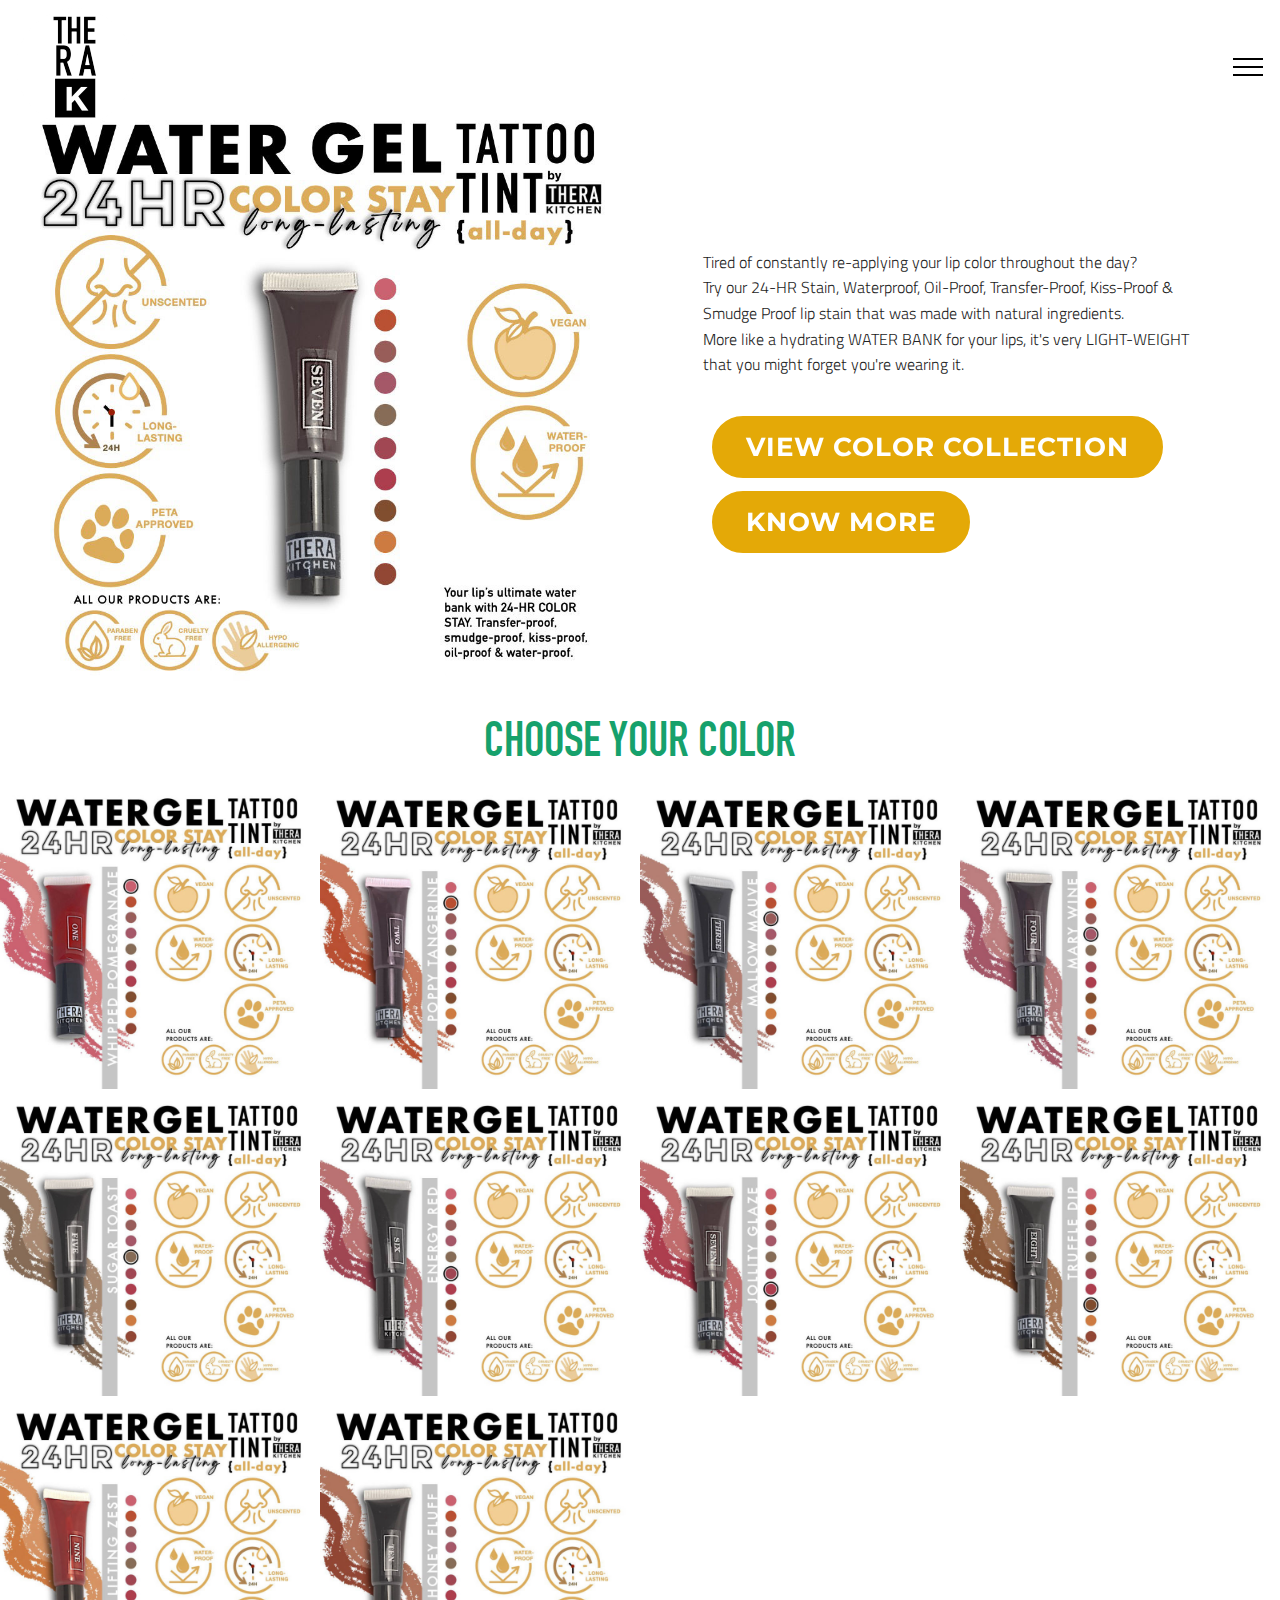
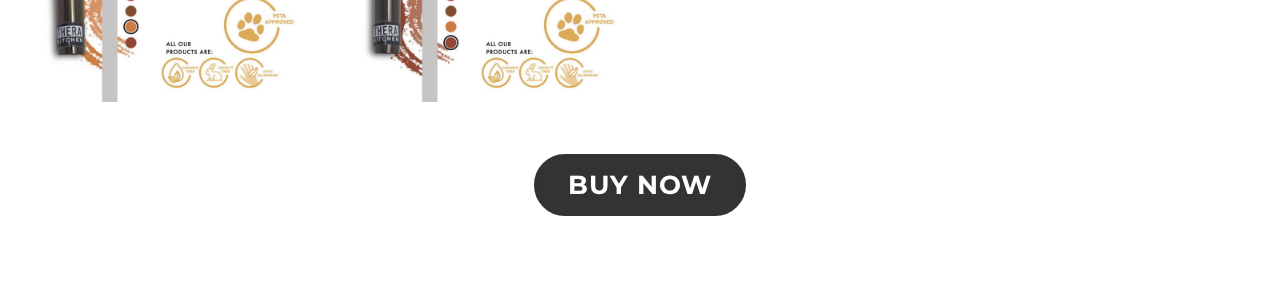
<file: index.html>
<script src="https://static.affiliatly.com/v3/affiliatly.js?affiliatly_code=AF-1068765"></script><!DOCTYPE html>
<html  >
<head>
  <!-- Site made with Mobirise Website Builder v4.12.4, https://mobirise.com -->
  <meta charset="UTF-8">
  <meta http-equiv="X-UA-Compatible" content="IE=edge">
  <meta name="generator" content="Mobirise v4.12.4, mobirise.com">
  <meta name="viewport" content="width=device-width, initial-scale=1, minimum-scale=1">
  <link rel="shortcut icon" href="assets/images/thera-round-logo-1-118x118.png" type="image/x-icon">
  <meta name="description" content="">
  
  
  <title>Home</title>
  <link rel="stylesheet" href="assets/web/assets/mobirise-icons2/mobirise2.css">
  <link rel="stylesheet" href="assets/web/assets/mobirise-icons/mobirise-icons.css">
  <link rel="stylesheet" href="assets/bootstrap/css/bootstrap.min.css">
  <link rel="stylesheet" href="assets/bootstrap/css/bootstrap-grid.min.css">
  <link rel="stylesheet" href="assets/bootstrap/css/bootstrap-reboot.min.css">
  <link rel="stylesheet" href="assets/dropdown/css/style.css">
  <link rel="stylesheet" href="assets/socicon/css/styles.css">
  <link rel="stylesheet" href="assets/theme/css/style.css">
  <link rel="stylesheet" href="assets/gallery/style.css">
  <link href="assets/fonts/style.css" rel="stylesheet">
  <link rel="preload" as="style" href="assets/mobirise/css/mbr-additional.css"><link rel="stylesheet" href="assets/mobirise/css/mbr-additional.css" type="text/css">
  
  
  
</head>
<body>
  <section class="menu cid-uac70NBvLW" once="menu" id="menu1-1">

    
    

    <nav class="navbar navbar-dropdown navbar-fixed-top collapsed">
        <div class="navbar-brand">
            <span class="navbar-logo">
                
                    <a href="https://kaojao.com/therakitchen"><img src="assets/images/thera-round-logo-1-118x118.png" alt="Mobirise" title="" style="height: 7.4rem;"></a>
                
            </span>
            
        </div>
        <button class="navbar-toggler" type="button" data-toggle="collapse" data-target="#navbarSupportedContent" aria-controls="navbarNavAltMarkup" aria-expanded="false" aria-label="Toggle navigation">
            <div class="hamburger">
                <span></span>
                <span></span>
                <span></span>
                <span></span>
            </div>
        </button>
      <div class="collapse navbar-collapse" id="navbarSupportedContent">
            <ul class="navbar-nav nav-dropdown nav-right" data-app-modern-menu="true"><li class="nav-item">
                    <a class="nav-link link text-black display-7" href="sms:+639989528137">
                        CONTACT</a>
                </li>
                <li class="nav-item">
                    <a class="nav-link link text-black display-7" href="https://philexsolutionscorp.com/trackinghttps://mobiri.se" target="_blank">TRACK ORDER</a>
                </li></ul>
            <div class="icons-menu">
              
                <a href="https://www.facebook.com/therakitchenph/" target="_blank"><span class="p-2 mbr-iconfont socicon-facebook socicon" style="font-size: 27px;"></span></a>
              
              <a href="tel:+639989528137">
                <span class="p-2 mbr-iconfont mobi-mbri-phone mobi-mbri" style="font-size: 28px;"></span>
              </a>
              
              
              
              
            </div>
            
      </div>
    </nav>
</section>

<section class="features16 cid-uie7nEobnA" id="features16-22">

    

    
    <div class="container-fluid">
        <div class="row main align-items-center">
            <div class="col-md-6 image-element align-self-stretch">
                <div class="img-wrap" style="width: 80%; height: 80%;">
                    <img src="assets/images/water-gel-tattoo-tint-cover-1024x980.jpg" alt="" title="">
                </div>
            </div>
            <div class="col-md-6 text-element">
                <div class="text-content">
                    
                    
                    <div class="mbr-section-text">
                        <p class="mbr-text pt-3 mbr-light mbr-fonts-style align-left mbr-white display-7">Tired of constantly re-applying your lip color throughout the day?<br>Try our 24-HR Stain, Waterproof, Oil-Proof, Transfer-Proof, Kiss-Proof &amp; Smudge Proof lip stain that was made with natural ingredients.<br>More like a hydrating WATER BANK for your lips, it's very LIGHT-WEIGHT that you might forget you're wearing it. <br></p>
                    </div>
                    <div class="mbr-section-btn pt-3 align-left"><a class="btn btn-md btn-warning display-4" href="index.html#gallery1-2a"><strong>VIEW COLOR COLLECTION</strong></a>  <a class="btn btn-md btn-warning display-4" href="page1.html"><strong>KNOW MORE</strong></a></div>
                </div>
            </div>
        </div>
    </div>          
</section>

<section class="mbr-gallery mbr-slider-carousel cid-ujmS468T5U" id="gallery1-2a">

    

    
    <h2 class="align-center mbr-fonts-style mbr-section-title display-1">CHOOSE YOUR COLOR</h2>
    
<!--     <div mbr-class="{'container': !fullWidth}"> -->
        <div class="col-left-gallery"><!-- Filter --><!-- Gallery --><div class="mbr-gallery-row"><div class="mbr-gallery-layout-default"><div><div><div class="mbr-gallery-item mbr-gallery-item--p0" data-video-url="false" data-tags="Creative"><div href="#lb-gallery1-2a" data-slide-to="0" data-toggle="modal"><img src="assets/images/water-gel-tattoo-tint-whipped-pomegranate-1024x980-800x766.jpg" alt="" title=""><span class="icon-focus"></span></div></div><div class="mbr-gallery-item mbr-gallery-item--p0" data-video-url="false" data-tags="Creative"><div href="#lb-gallery1-2a" data-slide-to="1" data-toggle="modal"><img src="assets/images/water-gel-tattoo-tint-poppy-tangerine-1024x980-800x766.jpg" alt="" title=""><span class="icon-focus"></span></div></div><div class="mbr-gallery-item mbr-gallery-item--p0" data-video-url="false" data-tags="Creative"><div href="#lb-gallery1-2a" data-slide-to="2" data-toggle="modal"><img src="assets/images/water-gel-tattoo-tint-mallow-mauve-1024x980-800x766.jpg" alt="" title=""><span class="icon-focus"></span></div></div><div class="mbr-gallery-item mbr-gallery-item--p0" data-video-url="false" data-tags="Creative"><div href="#lb-gallery1-2a" data-slide-to="3" data-toggle="modal"><img src="assets/images/water-gel-tattoo-tint-mary-wine-1024x980-800x766.jpg" alt="" title=""><span class="icon-focus"></span></div></div><div class="mbr-gallery-item mbr-gallery-item--p0" data-video-url="false" data-tags="Creative"><div href="#lb-gallery1-2a" data-slide-to="4" data-toggle="modal"><img src="assets/images/water-gel-tattoo-tint-sugar-toast-1024x980-800x766.jpg" alt="" title=""><span class="icon-focus"></span></div></div><div class="mbr-gallery-item mbr-gallery-item--p0" data-video-url="false" data-tags="Creative"><div href="#lb-gallery1-2a" data-slide-to="5" data-toggle="modal"><img src="assets/images/water-gel-tattoo-tint-energy-red-1024x980-800x766.jpg" alt="" title=""><span class="icon-focus"></span></div></div><div class="mbr-gallery-item mbr-gallery-item--p0" data-video-url="false" data-tags="Creative"><div href="#lb-gallery1-2a" data-slide-to="6" data-toggle="modal"><img src="assets/images/water-gel-tattoo-tint-jollity-glaze-1024x980-800x766.jpg" alt="" title=""><span class="icon-focus"></span></div></div><div class="mbr-gallery-item mbr-gallery-item--p0" data-video-url="false" data-tags="Creative"><div href="#lb-gallery1-2a" data-slide-to="7" data-toggle="modal"><img src="assets/images/water-gel-tattoo-tint-truffle-dip-1024x980-800x766.jpg" alt="" title=""><span class="icon-focus"></span></div></div><div class="mbr-gallery-item mbr-gallery-item--p0" data-video-url="false" data-tags="Creative"><div href="#lb-gallery1-2a" data-slide-to="8" data-toggle="modal"><img src="assets/images/water-gel-tattoo-tint-lifting-zest-1024x980-800x766.jpg" alt="" title=""><span class="icon-focus"></span></div></div><div class="mbr-gallery-item mbr-gallery-item--p0" data-video-url="false" data-tags="Creative"><div href="#lb-gallery1-2a" data-slide-to="9" data-toggle="modal"><img src="assets/images/water-gel-tattoo-tint-honey-fluff-1024x980-800x766.jpg" alt="" title=""><span class="icon-focus"></span></div></div></div></div><div class="clearfix"></div></div></div><!-- Lightbox --><div data-app-prevent-settings="" class="mbr-slider modal fade carousel slide" tabindex="-1" data-keyboard="true" data-interval="false" id="lb-gallery1-2a"><div class="modal-dialog"><div class="modal-content"><div class="modal-body"><ol class="carousel-indicators"><li data-app-prevent-settings="" data-target="#lb-gallery1-2a" data-slide-to="0"></li><li data-app-prevent-settings="" data-target="#lb-gallery1-2a" data-slide-to="1"></li><li data-app-prevent-settings="" data-target="#lb-gallery1-2a" class=" active" data-slide-to="2"></li><li data-app-prevent-settings="" data-target="#lb-gallery1-2a" data-slide-to="3"></li><li data-app-prevent-settings="" data-target="#lb-gallery1-2a" data-slide-to="4"></li><li data-app-prevent-settings="" data-target="#lb-gallery1-2a" data-slide-to="5"></li><li data-app-prevent-settings="" data-target="#lb-gallery1-2a" data-slide-to="6"></li><li data-app-prevent-settings="" data-target="#lb-gallery1-2a" data-slide-to="7"></li><li data-app-prevent-settings="" data-target="#lb-gallery1-2a" data-slide-to="8"></li><li data-app-prevent-settings="" data-target="#lb-gallery1-2a" data-slide-to="9"></li></ol><div class="carousel-inner"><div class="carousel-item"><img src="assets/images/water-gel-tattoo-tint-whipped-pomegranate-1024x980.jpg" alt="" title=""></div><div class="carousel-item"><img src="assets/images/water-gel-tattoo-tint-poppy-tangerine-1024x980.jpg" alt="" title=""></div><div class="carousel-item active"><img src="assets/images/water-gel-tattoo-tint-mallow-mauve-1024x980.jpg" alt="" title=""></div><div class="carousel-item"><img src="assets/images/water-gel-tattoo-tint-mary-wine-1024x980.jpg" alt="" title=""></div><div class="carousel-item"><img src="assets/images/water-gel-tattoo-tint-sugar-toast-1024x980.jpg" alt="" title=""></div><div class="carousel-item"><img src="assets/images/water-gel-tattoo-tint-energy-red-1024x980.jpg" alt="" title=""></div><div class="carousel-item"><img src="assets/images/water-gel-tattoo-tint-jollity-glaze-1024x980.jpg" alt="" title=""></div><div class="carousel-item"><img src="assets/images/water-gel-tattoo-tint-truffle-dip-1024x980.jpg" alt="" title=""></div><div class="carousel-item"><img src="assets/images/water-gel-tattoo-tint-lifting-zest-1024x980.jpg" alt="" title=""></div><div class="carousel-item"><img src="assets/images/water-gel-tattoo-tint-honey-fluff-1024x980.jpg" alt="" title=""></div></div><a class="carousel-control carousel-control-prev" role="button" data-slide="prev" href="#lb-gallery1-2a"><span class="mbri-left mbr-iconfont" aria-hidden="true"></span><span class="sr-only">Previous</span></a><a class="carousel-control carousel-control-next" role="button" data-slide="next" href="#lb-gallery1-2a"><span class="mbri-right mbr-iconfont" aria-hidden="true"></span><span class="sr-only">Next</span></a><a class="close" href="#" role="button" data-dismiss="modal"><span class="sr-only">Close</span></a></div></div></div></div></div>
   <!--  </div> -->
    
</section>

<section class="mbr-section content11 cid-ujmV0IFf9d" id="content11-2c">

    

    <div class="container-fluid">
        <div class="row justify-content-center">
            <div class="col-12 col-lg-10">
                <div class="mbr-section-btn align-center"><a class="btn btn-black display-4" href="https://kaojao.com/therakitchen/item/642db125-6089-4f1e-83f5-67dfdbea53ba" target="_blank"><strong>BUY NOW</strong></a></div>
            </div>
        </div>
    </div>
</section>


  <script src="assets/web/assets/jquery/jquery.min.js"></script>
  <script src="assets/popper/popper.min.js"></script>
  <script src="assets/bootstrap/js/bootstrap.min.js"></script>
  <script src="assets/dropdown/js/nav-dropdown.js"></script>
  <script src="assets/dropdown/js/navbar-dropdown.js"></script>
  <script src="assets/masonry/masonry.pkgd.min.js"></script>
  <script src="assets/imagesloaded/imagesloaded.pkgd.min.js"></script>
  <script src="assets/bootstrapcarouselswipe/bootstrap-carousel-swipe.js"></script>
  <script src="assets/smoothscroll/smooth-scroll.js"></script>
  <script src="assets/touchswipe/jquery.touch-swipe.min.js"></script>
  <script src="assets/theme/js/script.js"></script>
  <script src="assets/gallery/player.min.js"></script>
  <script src="assets/gallery/script.js"></script>
  
  
</body>
</html>
</file>
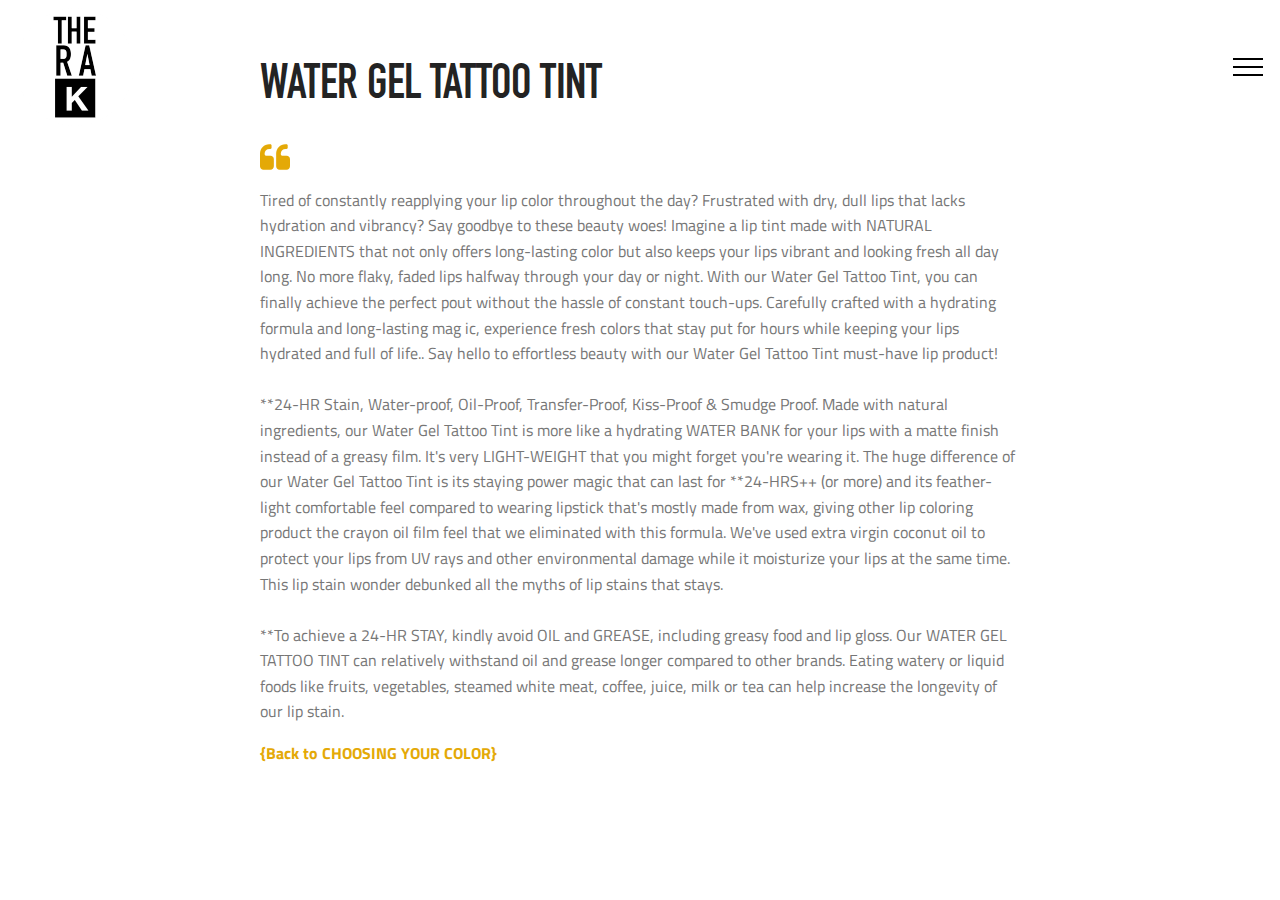
<file: page1.html>
<script src="https://static.affiliatly.com/v3/affiliatly.js?affiliatly_code=AF-1068765"></script><!DOCTYPE html>
<html  >
<head>
  <!-- Site made with Mobirise Website Builder v4.12.4, https://mobirise.com -->
  <meta charset="UTF-8">
  <meta http-equiv="X-UA-Compatible" content="IE=edge">
  <meta name="generator" content="Mobirise v4.12.4, mobirise.com">
  <meta name="viewport" content="width=device-width, initial-scale=1, minimum-scale=1">
  <link rel="shortcut icon" href="assets/images/thera-round-logo-1-118x118.png" type="image/x-icon">
  <meta name="description" content="">
  
  
  <title>More About</title>
  <link rel="stylesheet" href="assets/web/assets/mobirise-icons2/mobirise2.css">
  <link rel="stylesheet" href="assets/web/assets/mobirise-icons/mobirise-icons.css">
  <link rel="stylesheet" href="assets/bootstrap/css/bootstrap.min.css">
  <link rel="stylesheet" href="assets/bootstrap/css/bootstrap-grid.min.css">
  <link rel="stylesheet" href="assets/bootstrap/css/bootstrap-reboot.min.css">
  <link rel="stylesheet" href="assets/socicon/css/styles.css">
  <link rel="stylesheet" href="assets/dropdown/css/style.css">
  <link rel="stylesheet" href="assets/theme/css/style.css">
  <link href="assets/fonts/style.css" rel="stylesheet">
  <link rel="preload" as="style" href="assets/mobirise/css/mbr-additional.css"><link rel="stylesheet" href="assets/mobirise/css/mbr-additional.css" type="text/css">
  
  
  
</head>
<body>
  <section class="menu cid-uac70NBvLW" once="menu" id="menu1-24">

    
    

    <nav class="navbar navbar-dropdown navbar-fixed-top collapsed">
        <div class="navbar-brand">
            <span class="navbar-logo">
                
                    <a href="https://kaojao.com/therakitchen"><img src="assets/images/thera-round-logo-1-118x118.png" alt="Mobirise" title="" style="height: 7.4rem;"></a>
                
            </span>
            
        </div>
        <button class="navbar-toggler" type="button" data-toggle="collapse" data-target="#navbarSupportedContent" aria-controls="navbarNavAltMarkup" aria-expanded="false" aria-label="Toggle navigation">
            <div class="hamburger">
                <span></span>
                <span></span>
                <span></span>
                <span></span>
            </div>
        </button>
      <div class="collapse navbar-collapse" id="navbarSupportedContent">
            <ul class="navbar-nav nav-dropdown nav-right" data-app-modern-menu="true"><li class="nav-item">
                    <a class="nav-link link text-black display-7" href="sms:+639989528137">
                        CONTACT</a>
                </li>
                <li class="nav-item">
                    <a class="nav-link link text-black display-7" href="https://philexsolutionscorp.com/trackinghttps://mobiri.se" target="_blank">TRACK ORDER</a>
                </li></ul>
            <div class="icons-menu">
              
                <a href="https://www.facebook.com/therakitchenph/" target="_blank"><span class="p-2 mbr-iconfont socicon-facebook socicon" style="font-size: 27px;"></span></a>
              
              <a href="tel:+639989528137">
                <span class="p-2 mbr-iconfont mobi-mbri-phone mobi-mbri" style="font-size: 28px;"></span>
              </a>
              
              
              
              
            </div>
            
      </div>
    </nav>
</section>

<section class="mbr-section article svg-gradient-elements cid-ujmKUcEY2m" id="content6-26">

     

    <svg class="svg-gradient">
        <linearGradient>
            <stop class="gradColor1" offset="0%" stop-color="#e4a907"></stop>
            <stop class="gradColor2" offset="100%" stop-color="#e4a907"></stop>
        </linearGradient>  
    </svg>
    <div class="container-fluid">
        <div class="media-container-row">
            <div class="col-12 col-md-8 col-lg-8">
                <h2 class="mbr-section-title pb-3 align-left mbr-fonts-style mbr-bold display-1">
                    WATER GEL TATTOO TINT</h2>
                <div class="blockquote-quote align-left pb-3">
                    <svg class="gradient-element" xmlns="http://www.w3.org/2000/svg" xmlns:xlink="http://www.w3.org/1999/xlink" version="1.1" x="0px" y="0px" width="475.082px" height="475.081px" viewBox="0 0 475.082 475.081" xml:space="preserve">
                        <g><g>
                            <path d="M164.45,219.27h-63.954c-7.614,0-14.087-2.664-19.417-7.994c-5.327-5.33-7.994-11.801-7.994-19.417v-9.132    c0-20.177,7.139-37.401,21.416-51.678c14.276-14.272,31.503-21.411,51.678-21.411h18.271c4.948,0,9.229-1.809,12.847-5.424    c3.616-3.617,5.424-7.898,5.424-12.847V54.819c0-4.948-1.809-9.233-5.424-12.85c-3.617-3.612-7.898-5.424-12.847-5.424h-18.271    c-19.797,0-38.684,3.858-56.673,11.563c-17.987,7.71-33.545,18.132-46.68,31.267c-13.134,13.129-23.553,28.688-31.262,46.677    C3.855,144.039,0,162.931,0,182.726v200.991c0,15.235,5.327,28.171,15.986,38.834c10.66,10.657,23.606,15.985,38.832,15.985    h109.639c15.225,0,28.167-5.328,38.828-15.985c10.657-10.663,15.987-23.599,15.987-38.834V274.088    c0-15.232-5.33-28.168-15.994-38.832C192.622,224.6,179.675,219.27,164.45,219.27z"></path>
                            <path d="M459.103,235.256c-10.656-10.656-23.599-15.986-38.828-15.986h-63.953c-7.61,0-14.089-2.664-19.41-7.994    c-5.332-5.33-7.994-11.801-7.994-19.417v-9.132c0-20.177,7.139-37.401,21.409-51.678c14.271-14.272,31.497-21.411,51.682-21.411    h18.267c4.949,0,9.233-1.809,12.848-5.424c3.613-3.617,5.428-7.898,5.428-12.847V54.819c0-4.948-1.814-9.233-5.428-12.85    c-3.614-3.612-7.898-5.424-12.848-5.424h-18.267c-19.808,0-38.691,3.858-56.685,11.563c-17.984,7.71-33.537,18.132-46.672,31.267    c-13.135,13.129-23.559,28.688-31.265,46.677c-7.707,17.987-11.567,36.879-11.567,56.674v200.991    c0,15.235,5.332,28.171,15.988,38.834c10.657,10.657,23.6,15.985,38.828,15.985h109.633c15.229,0,28.171-5.328,38.827-15.985    c10.664-10.663,15.985-23.599,15.985-38.834V274.088C475.082,258.855,469.76,245.92,459.103,235.256z"></path>
                        </g></g>
                    </svg>
                </div>
                <div class="mbr-text mbr-fonts-style pb-3 display-7"><div><span style="font-size: 1rem;">Tired of constantly reapplying your lip color throughout the day? Frustrated with dry, dull lips that lacks hydration and vibrancy? Say goodbye to these beauty woes! Imagine a lip tint made with NATURAL INGREDIENTS that not only offers long-lasting color but also keeps your lips vibrant and looking fresh all day long. No more flaky, faded lips halfway through your day or night. With our Water Gel Tattoo Tint, you can finally achieve the perfect pout without the hassle of constant touch-ups. Carefully crafted with a hydrating formula and long-lasting mag ic, experience fresh colors that stay put for hours while keeping your lips hydrated and full of life.. Say hello to effortless beauty with our Water Gel Tattoo Tint must-have lip product!</span><br></div><div><br></div><div>**24-HR Stain, Water-proof, Oil-Proof, Transfer-Proof, Kiss-Proof &amp; Smudge Proof. Made with natural ingredients, our Water Gel Tattoo Tint is more like a hydrating WATER BANK for your lips with a matte finish instead of a greasy film. It's very LIGHT-WEIGHT that you might forget you're wearing it. The huge difference of our Water Gel Tattoo Tint is its staying power magic that can last for **24-HRS++ (or more) and its feather-light comfortable feel compared to wearing lipstick that's mostly made from wax, giving other lip coloring product the crayon oil film feel that we eliminated with this formula. We've used extra virgin coconut oil to protect your lips from UV rays and other environmental damage while it moisturize your lips at the same time. This lip stain wonder debunked all the myths of lip stains that stays.&nbsp;</div><div><br></div><div>**To achieve a 24-HR STAY, kindly avoid OIL and GREASE, including greasy food and lip gloss. Our WATER GEL TATTOO TINT can relatively withstand oil and grease longer compared to other brands. Eating watery or liquid foods like fruits, vegetables, steamed white meat, coffee, juice, milk or tea can help increase the longevity of our lip stain.&nbsp;</div></div>
                <div class="mbr-text signature mbr-fonts-style align-left display-7"><span><a href="index.html"><strong>{Back to CHOOSING YOUR COLOR}</strong></a></span></div>
            </div>
        </div>
    </div>
</section>


  <script src="assets/web/assets/jquery/jquery.min.js"></script>
  <script src="assets/popper/popper.min.js"></script>
  <script src="assets/bootstrap/js/bootstrap.min.js"></script>
  <script src="assets/touchswipe/jquery.touch-swipe.min.js"></script>
  <script src="assets/mbr-gradient-svg/mbr-gradient-svg.js"></script>
  <script src="assets/smoothscroll/smooth-scroll.js"></script>
  <script src="assets/dropdown/js/nav-dropdown.js"></script>
  <script src="assets/dropdown/js/navbar-dropdown.js"></script>
  <script src="assets/theme/js/script.js"></script>
  
  
</body>
</html>
</file>
<file: assets/web/assets/mobirise-icons2/mobirise2.css>
@font-face {
  font-family: 'Moririse2';
  font-display: swap;
  src:  url('mobirise2.eot?f2bix4');
  src:  url('mobirise2.eot?f2bix4#iefix') format('embedded-opentype'),
    url('mobirise2.ttf?f2bix4') format('truetype'),
    url('mobirise2.woff?f2bix4') format('woff'),
    url('mobirise2.svg?f2bix4#mobirise2') format('svg');
  font-weight: normal;
  font-style: normal;
}

[class^="mobi-"], [class*=" mobi-"] {
  /* use !important to prevent issues with browser extensions that change fonts */
  font-family: 'Moririse2' !important;
  speak: none;
  font-style: normal;
  font-weight: normal;
  font-variant: normal;
  text-transform: none;
  line-height: 1;

  /* Better Font Rendering =========== */
  -webkit-font-smoothing: antialiased;
  -moz-osx-font-smoothing: grayscale;
}

.mobi-mbri-add-submenu:before {
  content: "\e900";
}
.mobi-mbri-alert:before {
  content: "\e901";
}
.mobi-mbri-align-center:before {
  content: "\e902";
}
.mobi-mbri-align-justify:before {
  content: "\e903";
}
.mobi-mbri-align-left:before {
  content: "\e904";
}
.mobi-mbri-align-right:before {
  content: "\e905";
}
.mobi-mbri-android:before {
  content: "\e906";
}
.mobi-mbri-apple:before {
  content: "\e907";
}
.mobi-mbri-arrow-down:before {
  content: "\e908";
}
.mobi-mbri-arrow-next:before {
  content: "\e909";
}
.mobi-mbri-arrow-prev:before {
  content: "\e90a";
}
.mobi-mbri-arrow-up:before {
  content: "\e90b";
}
.mobi-mbri-bold:before {
  content: "\e90c";
}
.mobi-mbri-bookmark:before {
  content: "\e90d";
}
.mobi-mbri-bootstrap:before {
  content: "\e90e";
}
.mobi-mbri-briefcase:before {
  content: "\e90f";
}
.mobi-mbri-browse:before {
  content: "\e910";
}
.mobi-mbri-bulleted-list:before {
  content: "\e911";
}
.mobi-mbri-calendar:before {
  content: "\e912";
}
.mobi-mbri-camera:before {
  content: "\e913";
}
.mobi-mbri-cart-add:before {
  content: "\e914";
}
.mobi-mbri-cart-full:before {
  content: "\e915";
}
.mobi-mbri-cash:before {
  content: "\e916";
}
.mobi-mbri-change-style:before {
  content: "\e917";
}
.mobi-mbri-chat:before {
  content: "\e918";
}
.mobi-mbri-clock:before {
  content: "\e919";
}
.mobi-mbri-close:before {
  content: "\e91a";
}
.mobi-mbri-cloud:before {
  content: "\e91b";
}
.mobi-mbri-code:before {
  content: "\e91c";
}
.mobi-mbri-contact-form:before {
  content: "\e91d";
}
.mobi-mbri-credit-card:before {
  content: "\e91e";
}
.mobi-mbri-cursor-click:before {
  content: "\e91f";
}
.mobi-mbri-cust-feedback:before {
  content: "\e920";
}
.mobi-mbri-database:before {
  content: "\e921";
}
.mobi-mbri-delivery:before {
  content: "\e922";
}
.mobi-mbri-desktop:before {
  content: "\e923";
}
.mobi-mbri-devices:before {
  content: "\e924";
}
.mobi-mbri-down:before {
  content: "\e925";
}
.mobi-mbri-download-2:before {
  content: "\e926";
}
.mobi-mbri-download:before {
  content: "\e927";
}
.mobi-mbri-drag-n-drop-2:before {
  content: "\e928";
}
.mobi-mbri-drag-n-drop:before {
  content: "\e929";
}
.mobi-mbri-edit-2:before {
  content: "\e92a";
}
.mobi-mbri-edit:before {
  content: "\e92b";
}
.mobi-mbri-error:before {
  content: "\e92c";
}
.mobi-mbri-extension:before {
  content: "\e92d";
}
.mobi-mbri-features:before {
  content: "\e92e";
}
.mobi-mbri-file:before {
  content: "\e92f";
}
.mobi-mbri-flag:before {
  content: "\e930";
}
.mobi-mbri-folder:before {
  content: "\e931";
}
.mobi-mbri-gift:before {
  content: "\e932";
}
.mobi-mbri-github:before {
  content: "\e933";
}
.mobi-mbri-globe-2:before {
  content: "\e934";
}
.mobi-mbri-globe:before {
  content: "\e935";
}
.mobi-mbri-growing-chart:before {
  content: "\e936";
}
.mobi-mbri-hearth:before {
  content: "\e937";
}
.mobi-mbri-help:before {
  content: "\e938";
}
.mobi-mbri-home:before {
  content: "\e939";
}
.mobi-mbri-hot-cup:before {
  content: "\e93a";
}
.mobi-mbri-idea:before {
  content: "\e93b";
}
.mobi-mbri-image-gallery:before {
  content: "\e93c";
}
.mobi-mbri-image-slider:before {
  content: "\e93d";
}
.mobi-mbri-info:before {
  content: "\e93e";
}
.mobi-mbri-italic:before {
  content: "\e93f";
}
.mobi-mbri-key:before {
  content: "\e940";
}
.mobi-mbri-laptop:before {
  content: "\e941";
}
.mobi-mbri-layers:before {
  content: "\e942";
}
.mobi-mbri-left-right:before {
  content: "\e943";
}
.mobi-mbri-left:before {
  content: "\e944";
}
.mobi-mbri-letter:before {
  content: "\e945";
}
.mobi-mbri-like:before {
  content: "\e946";
}
.mobi-mbri-link:before {
  content: "\e947";
}
.mobi-mbri-lock:before {
  content: "\e948";
}
.mobi-mbri-login:before {
  content: "\e949";
}
.mobi-mbri-logout:before {
  content: "\e94a";
}
.mobi-mbri-magic-stick:before {
  content: "\e94b";
}
.mobi-mbri-map-pin:before {
  content: "\e94c";
}
.mobi-mbri-menu:before {
  content: "\e94d";
}
.mobi-mbri-mobile-2:before {
  content: "\e94e";
}
.mobi-mbri-mobile-horizontal:before {
  content: "\e94f";
}
.mobi-mbri-mobile:before {
  content: "\e950";
}
.mobi-mbri-mobirise:before {
  content: "\e951";
}
.mobi-mbri-more-horizontal:before {
  content: "\e952";
}
.mobi-mbri-more-vertical:before {
  content: "\e953";
}
.mobi-mbri-music:before {
  content: "\e954";
}
.mobi-mbri-new-file:before {
  content: "\e955";
}
.mobi-mbri-numbered-list:before {
  content: "\e956";
}
.mobi-mbri-opened-folder:before {
  content: "\e957";
}
.mobi-mbri-pages:before {
  content: "\e958";
}
.mobi-mbri-paper-plane:before {
  content: "\e959";
}
.mobi-mbri-paperclip:before {
  content: "\e95a";
}
.mobi-mbri-phone:before {
  content: "\e95b";
}
.mobi-mbri-photo:before {
  content: "\e95c";
}
.mobi-mbri-photos:before {
  content: "\e95d";
}
.mobi-mbri-pin:before {
  content: "\e95e";
}
.mobi-mbri-play:before {
  content: "\e95f";
}
.mobi-mbri-plus:before {
  content: "\e960";
}
.mobi-mbri-preview:before {
  content: "\e961";
}
.mobi-mbri-print:before {
  content: "\e962";
}
.mobi-mbri-protect:before {
  content: "\e963";
}
.mobi-mbri-question:before {
  content: "\e964";
}
.mobi-mbri-quote-left:before {
  content: "\e965";
}
.mobi-mbri-quote-right:before {
  content: "\e966";
}
.mobi-mbri-redo:before {
  content: "\e967";
}
.mobi-mbri-refresh:before {
  content: "\e968";
}
.mobi-mbri-responsive-2:before {
  content: "\e969";
}
.mobi-mbri-responsive:before {
  content: "\e96a";
}
.mobi-mbri-right:before {
  content: "\e96b";
}
.mobi-mbri-rocket:before {
  content: "\e96c";
}
.mobi-mbri-sad-face:before {
  content: "\e96d";
}
.mobi-mbri-sale:before {
  content: "\e96e";
}
.mobi-mbri-save:before {
  content: "\e96f";
}
.mobi-mbri-search:before {
  content: "\e970";
}
.mobi-mbri-setting-2:before {
  content: "\e971";
}
.mobi-mbri-setting-3:before {
  content: "\e972";
}
.mobi-mbri-setting:before {
  content: "\e973";
}
.mobi-mbri-share:before {
  content: "\e974";
}
.mobi-mbri-shopping-bag:before {
  content: "\e975";
}
.mobi-mbri-shopping-basket:before {
  content: "\e976";
}
.mobi-mbri-shopping-cart:before {
  content: "\e977";
}
.mobi-mbri-sites:before {
  content: "\e978";
}
.mobi-mbri-smile-face:before {
  content: "\e979";
}
.mobi-mbri-speed:before {
  content: "\e97a";
}
.mobi-mbri-star:before {
  content: "\e97b";
}
.mobi-mbri-success:before {
  content: "\e97c";
}
.mobi-mbri-sun:before {
  content: "\e97d";
}
.mobi-mbri-sun2:before {
  content: "\e97e";
}
.mobi-mbri-tablet-vertical:before {
  content: "\e97f";
}
.mobi-mbri-tablet:before {
  content: "\e980";
}
.mobi-mbri-target:before {
  content: "\e981";
}
.mobi-mbri-timer:before {
  content: "\e982";
}
.mobi-mbri-to-ftp:before {
  content: "\e983";
}
.mobi-mbri-to-local-drive:before {
  content: "\e984";
}
.mobi-mbri-touch-swipe:before {
  content: "\e985";
}
.mobi-mbri-touch:before {
  content: "\e986";
}
.mobi-mbri-trash:before {
  content: "\e987";
}
.mobi-mbri-underline:before {
  content: "\e988";
}
.mobi-mbri-undo:before {
  content: "\e989";
}
.mobi-mbri-unlink:before {
  content: "\e98a";
}
.mobi-mbri-unlock:before {
  content: "\e98b";
}
.mobi-mbri-up-down:before {
  content: "\e98c";
}
.mobi-mbri-up:before {
  content: "\e98d";
}
.mobi-mbri-update:before {
  content: "\e98e";
}
.mobi-mbri-upload-2:before {
  content: "\e98f";
}
.mobi-mbri-upload:before {
  content: "\e990";
}
.mobi-mbri-user-2:before {
  content: "\e991";
}
.mobi-mbri-user:before {
  content: "\e992";
}
.mobi-mbri-users:before {
  content: "\e993";
}
.mobi-mbri-video-play:before {
  content: "\e994";
}
.mobi-mbri-video:before {
  content: "\e995";
}
.mobi-mbri-watch:before {
  content: "\e996";
}
.mobi-mbri-website-theme-2:before {
  content: "\e997";
}
.mobi-mbri-website-theme:before {
  content: "\e998";
}
.mobi-mbri-wifi:before {
  content: "\e999";
}
.mobi-mbri-windows:before {
  content: "\e99a";
}
.mobi-mbri-zoom-in:before {
  content: "\e99b";
}
.mobi-mbri-zoom-out:before {
  content: "\e99c";
}
</file>
<file: assets/web/assets/mobirise-icons/mobirise-icons.css>
@font-face {
  font-family: 'MobiriseIcons';
  src:  url('mobirise-icons.eot?spat4u');
  src:  url('mobirise-icons.eot?spat4u#iefix') format('embedded-opentype'),
    url('mobirise-icons.ttf?spat4u') format('truetype'),
    url('mobirise-icons.woff?spat4u') format('woff'),
    url('mobirise-icons.svg?spat4u#MobiriseIcons') format('svg');
  font-weight: normal;
  font-style: normal;
  font-display: swap;
}

[class^="mbri-"], [class*=" mbri-"] {
  /* use !important to prevent issues with browser extensions that change fonts */
  font-family: MobiriseIcons !important;
  speak: none;
  font-style: normal;
  font-weight: normal;
  font-variant: normal;
  text-transform: none;
  line-height: 1;

  /* Better Font Rendering =========== */
  -webkit-font-smoothing: antialiased;
  -moz-osx-font-smoothing: grayscale;
}

.mbri-add-submenu:before {
  content: "\e900";
}
.mbri-alert:before {
  content: "\e901";
}
.mbri-align-center:before {
  content: "\e902";
}
.mbri-align-justify:before {
  content: "\e903";
}
.mbri-align-left:before {
  content: "\e904";
}
.mbri-align-right:before {
  content: "\e905";
}
.mbri-android:before {
  content: "\e906";
}
.mbri-apple:before {
  content: "\e907";
}
.mbri-arrow-down:before {
  content: "\e908";
}
.mbri-arrow-next:before {
  content: "\e909";
}
.mbri-arrow-prev:before {
  content: "\e90a";
}
.mbri-arrow-up:before {
  content: "\e90b";
}
.mbri-bold:before {
  content: "\e90c";
}
.mbri-bookmark:before {
  content: "\e90d";
}
.mbri-bootstrap:before {
  content: "\e90e";
}
.mbri-briefcase:before {
  content: "\e90f";
}
.mbri-browse:before {
  content: "\e910";
}
.mbri-bulleted-list:before {
  content: "\e911";
}
.mbri-calendar:before {
  content: "\e912";
}
.mbri-camera:before {
  content: "\e913";
}
.mbri-cart-add:before {
  content: "\e914";
}
.mbri-cart-full:before {
  content: "\e915";
}
.mbri-cash:before {
  content: "\e916";
}
.mbri-change-style:before {
  content: "\e917";
}
.mbri-chat:before {
  content: "\e918";
}
.mbri-clock:before {
  content: "\e919";
}
.mbri-close:before {
  content: "\e91a";
}
.mbri-cloud:before {
  content: "\e91b";
}
.mbri-code:before {
  content: "\e91c";
}
.mbri-contact-form:before {
  content: "\e91d";
}
.mbri-credit-card:before {
  content: "\e91e";
}
.mbri-cursor-click:before {
  content: "\e91f";
}
.mbri-cust-feedback:before {
  content: "\e920";
}
.mbri-database:before {
  content: "\e921";
}
.mbri-delivery:before {
  content: "\e922";
}
.mbri-desktop:before {
  content: "\e923";
}
.mbri-devices:before {
  content: "\e924";
}
.mbri-down:before {
  content: "\e925";
}
.mbri-download:before {
  content: "\e989";
}
.mbri-drag-n-drop:before {
  content: "\e927";
}
.mbri-drag-n-drop2:before {
  content: "\e928";
}
.mbri-edit:before {
  content: "\e929";
}
.mbri-edit2:before {
  content: "\e92a";
}
.mbri-error:before {
  content: "\e92b";
}
.mbri-extension:before {
  content: "\e92c";
}
.mbri-features:before {
  content: "\e92d";
}
.mbri-file:before {
  content: "\e92e";
}
.mbri-flag:before {
  content: "\e92f";
}
.mbri-folder:before {
  content: "\e930";
}
.mbri-gift:before {
  content: "\e931";
}
.mbri-github:before {
  content: "\e932";
}
.mbri-globe:before {
  content: "\e933";
}
.mbri-globe-2:before {
  content: "\e934";
}
.mbri-growing-chart:before {
  content: "\e935";
}
.mbri-hearth:before {
  content: "\e936";
}
.mbri-help:before {
  content: "\e937";
}
.mbri-home:before {
  content: "\e938";
}
.mbri-hot-cup:before {
  content: "\e939";
}
.mbri-idea:before {
  content: "\e93a";
}
.mbri-image-gallery:before {
  content: "\e93b";
}
.mbri-image-slider:before {
  content: "\e93c";
}
.mbri-info:before {
  content: "\e93d";
}
.mbri-italic:before {
  content: "\e93e";
}
.mbri-key:before {
  content: "\e93f";
}
.mbri-laptop:before {
  content: "\e940";
}
.mbri-layers:before {
  content: "\e941";
}
.mbri-left-right:before {
  content: "\e942";
}
.mbri-left:before {
  content: "\e943";
}
.mbri-letter:before {
  content: "\e944";
}
.mbri-like:before {
  content: "\e945";
}
.mbri-link:before {
  content: "\e946";
}
.mbri-lock:before {
  content: "\e947";
}
.mbri-login:before {
  content: "\e948";
}
.mbri-logout:before {
  content: "\e949";
}
.mbri-magic-stick:before {
  content: "\e94a";
}
.mbri-map-pin:before {
  content: "\e94b";
}
.mbri-menu:before {
  content: "\e94c";
}
.mbri-mobile:before {
  content: "\e94d";
}
.mbri-mobile2:before {
  content: "\e94e";
}
.mbri-mobirise:before {
  content: "\e94f";
}
.mbri-more-horizontal:before {
  content: "\e950";
}
.mbri-more-vertical:before {
  content: "\e951";
}
.mbri-music:before {
  content: "\e952";
}
.mbri-new-file:before {
  content: "\e953";
}
.mbri-numbered-list:before {
  content: "\e954";
}
.mbri-opened-folder:before {
  content: "\e955";
}
.mbri-pages:before {
  content: "\e956";
}
.mbri-paper-plane:before {
  content: "\e957";
}
.mbri-paperclip:before {
  content: "\e958";
}
.mbri-photo:before {
  content: "\e959";
}
.mbri-photos:before {
  content: "\e95a";
}
.mbri-pin:before {
  content: "\e95b";
}
.mbri-play:before {
  content: "\e95c";
}
.mbri-plus:before {
  content: "\e95d";
}
.mbri-preview:before {
  content: "\e95e";
}
.mbri-print:before {
  content: "\e95f";
}
.mbri-protect:before {
  content: "\e960";
}
.mbri-question:before {
  content: "\e961";
}
.mbri-quote-left:before {
  content: "\e962";
}
.mbri-quote-right:before {
  content: "\e963";
}
.mbri-refresh:before {
  content: "\e964";
}
.mbri-responsive:before {
  content: "\e965";
}
.mbri-right:before {
  content: "\e966";
}
.mbri-rocket:before {
  content: "\e967";
}
.mbri-sad-face:before {
  content: "\e968";
}
.mbri-sale:before {
  content: "\e969";
}
.mbri-save:before {
  content: "\e96a";
}
.mbri-search:before {
  content: "\e96b";
}
.mbri-setting:before {
  content: "\e96c";
}
.mbri-setting2:before {
  content: "\e96d";
}
.mbri-setting3:before {
  content: "\e96e";
}
.mbri-share:before {
  content: "\e96f";
}
.mbri-shopping-bag:before {
  content: "\e970";
}
.mbri-shopping-basket:before {
  content: "\e971";
}
.mbri-shopping-cart:before {
  content: "\e972";
}
.mbri-sites:before {
  content: "\e973";
}
.mbri-smile-face:before {
  content: "\e974";
}
.mbri-speed:before {
  content: "\e975";
}
.mbri-star:before {
  content: "\e976";
}
.mbri-success:before {
  content: "\e977";
}
.mbri-sun:before {
  content: "\e978";
}
.mbri-sun2:before {
  content: "\e979";
}
.mbri-tablet:before {
  content: "\e97a";
}
.mbri-tablet-vertical:before {
  content: "\e97b";
}
.mbri-target:before {
  content: "\e97c";
}
.mbri-timer:before {
  content: "\e97d";
}
.mbri-to-ftp:before {
  content: "\e97e";
}
.mbri-to-local-drive:before {
  content: "\e97f";
}
.mbri-touch-swipe:before {
  content: "\e980";
}
.mbri-touch:before {
  content: "\e981";
}
.mbri-trash:before {
  content: "\e982";
}
.mbri-underline:before {
  content: "\e983";
}
.mbri-unlink:before {
  content: "\e984";
}
.mbri-unlock:before {
  content: "\e985";
}
.mbri-up-down:before {
  content: "\e986";
}
.mbri-up:before {
  content: "\e987";
}
.mbri-update:before {
  content: "\e988";
}
.mbri-upload:before {
 content: "\e926"; 
}
.mbri-user:before {
  content: "\e98a";
}
.mbri-user2:before {
  content: "\e98b";
}
.mbri-users:before {
  content: "\e98c";
}
.mbri-video:before {
  content: "\e98d";
}
.mbri-video-play:before {
  content: "\e98e";
}
.mbri-watch:before {
  content: "\e98f";
}
.mbri-website-theme:before {
  content: "\e990";
}
.mbri-wifi:before {
  content: "\e991";
}
.mbri-windows:before {
  content: "\e992";
}
.mbri-zoom-out:before {
  content: "\e993";
}
.mbri-redo:before {
  content: "\e994";
}
.mbri-undo:before {
  content: "\e995";
}
</file>
<file: assets/dropdown/css/style.css>
.navbar-dropdown {
  left: 0;
  padding: 0;
  position: absolute;
  right: 0;
  top: 0;
  transition: all 0.45s ease;
  z-index: 1030;
  background: #282828; }
  .navbar-dropdown .navbar-logo {
    margin-right: 0.8rem;
    transition: margin 0.3s ease-in-out;
    vertical-align: middle; }
    .navbar-dropdown .navbar-logo img {
      height: 3.125rem;
      transition: all 0.3s ease-in-out; }
    .navbar-dropdown .navbar-logo.mbr-iconfont {
      font-size: 3.125rem;
      line-height: 3.125rem; }
  .navbar-dropdown .navbar-caption {
    font-weight: 700;
    white-space: normal;
    vertical-align: -4px;
    line-height: 3.125rem !important; }
    .navbar-dropdown .navbar-caption, .navbar-dropdown .navbar-caption:hover {
      color: inherit;
      text-decoration: none; }
  .navbar-dropdown .mbr-iconfont + .navbar-caption {
    vertical-align: -1px; }
  .navbar-dropdown.navbar-fixed-top {
    position: fixed; }
  .navbar-dropdown .navbar-brand span {
    vertical-align: -4px; }
  .navbar-dropdown.bg-color.transparent {
    background: none; }
  .navbar-dropdown.navbar-short .navbar-brand {
    padding: 0.625rem 0; }
    .navbar-dropdown.navbar-short .navbar-brand span {
      vertical-align: -1px; }
  .navbar-dropdown.navbar-short .navbar-caption {
    line-height: 2.375rem !important;
    vertical-align: -2px; }
  .navbar-dropdown.navbar-short .navbar-logo {
    margin-right: 0.5rem; }
    .navbar-dropdown.navbar-short .navbar-logo img {
      height: 2.375rem; }
    .navbar-dropdown.navbar-short .navbar-logo.mbr-iconfont {
      font-size: 2.375rem;
      line-height: 2.375rem; }
  .navbar-dropdown.navbar-short .mbr-table-cell {
    height: 3.625rem; }
  .navbar-dropdown .navbar-close {
    left: 0.6875rem;
    position: fixed;
    top: 0.75rem;
    z-index: 1000; }
  .navbar-dropdown .hamburger-icon {
    content: "";
    display: inline-block;
    vertical-align: middle;
    width: 16px;
    -webkit-box-shadow: 0 -6px 0 1px #282828,0 0 0 1px #282828,0 6px 0 1px #282828;
    -moz-box-shadow: 0 -6px 0 1px #282828,0 0 0 1px #282828,0 6px 0 1px #282828;
    box-shadow: 0 -6px 0 1px #282828,0 0 0 1px #282828,0 6px 0 1px #282828; }

.dropdown-menu .dropdown-toggle[data-toggle="dropdown-submenu"]::after {
  border-bottom: 0.35em solid transparent;
  border-left: 0.35em solid;
  border-right: 0;
  border-top: 0.35em solid transparent;
  margin-left: 0.3rem; }

.dropdown-menu .dropdown-item:focus {
  outline: 0; }

.nav-dropdown {
  font-size: 0.75rem;
  font-weight: 500;
  height: auto !important; }
  .nav-dropdown .nav-btn {
    padding-left: 1rem; }
  .nav-dropdown .link {
    margin: .667em 1.667em;
    font-weight: 500;
    padding: 0;
    transition: color .2s ease-in-out; }
    .nav-dropdown .link.dropdown-toggle {
      margin-right: 2.583em; }
      .nav-dropdown .link.dropdown-toggle::after {
        margin-left: .25rem;
        border-top: 0.35em solid;
        border-right: 0.35em solid transparent;
        border-left: 0.35em solid transparent;
        border-bottom: 0; }
      .nav-dropdown .link.dropdown-toggle[aria-expanded="true"] {
        margin: 0;
        padding: 0.667em 3.263em  0.667em 1.667em; }
  .nav-dropdown .link::after,
  .nav-dropdown .dropdown-item::after {
    color: inherit; }
  .nav-dropdown .btn {
    font-size: 0.75rem;
    font-weight: 700;
    letter-spacing: 0;
    margin-bottom: 0;
    padding-left: 1.25rem;
    padding-right: 1.25rem; }
  .nav-dropdown .dropdown-menu {
    border-radius: 0;
    border: 0;
    left: 0;
    margin: 0;
    padding-bottom: 1.25rem;
    padding-top: 1.25rem;
    position: relative; }
  .nav-dropdown .dropdown-submenu {
    margin-left: 0.125rem;
    top: 0; }
  .nav-dropdown .dropdown-item {
    font-size: 0.8125rem;
    font-weight: 500;
    line-height: 2;
    padding: 0.3846em 4.615em 0.3846em 1.5385em;
    position: relative;
    transition: color .2s ease-in-out, background-color .2s ease-in-out; }
    .nav-dropdown .dropdown-item::after {
      margin-top: -0.3077em;
      position: absolute;
      right: 1.1538em;
      top: 50%; }
    .nav-dropdown .dropdown-item:focus, .nav-dropdown .dropdown-item:hover {
      background: none; }

@media (max-width: 767px) {
  .nav-dropdown.navbar-toggleable-sm {
    bottom: 0;
    display: none;
    left: 0;
    overflow-x: hidden;
    position: fixed;
    top: 0;
    transform: translateX(-100%);
    -ms-transform: translateX(-100%);
    -webkit-transform: translateX(-100%);
    width: 18.75rem;
    z-index: 999; } }
.nav-dropdown.navbar-toggleable-xl {
  bottom: 0;
  display: none;
  left: 0;
  overflow-x: hidden;
  position: fixed;
  top: 0;
  transform: translateX(-100%);
  -ms-transform: translateX(-100%);
  -webkit-transform: translateX(-100%);
  width: 18.75rem;
  z-index: 999; }

.nav-dropdown-sm {
  display: block !important;
  overflow-x: hidden;
  overflow: auto;
  padding-top: 3.875rem; }
  .nav-dropdown-sm::after {
    content: "";
    display: block;
    height: 3rem;
    width: 100%; }
  .nav-dropdown-sm.collapse.in ~ .navbar-close {
    display: block !important; }
  .nav-dropdown-sm.collapsing, .nav-dropdown-sm.collapse.in {
    transform: translateX(0);
    -ms-transform: translateX(0);
    -webkit-transform: translateX(0);
    transition: all 0.25s ease-out;
    -webkit-transition: all 0.25s ease-out;
    background: #282828; }
  .nav-dropdown-sm.collapsing[aria-expanded="false"] {
    transform: translateX(-100%);
    -ms-transform: translateX(-100%);
    -webkit-transform: translateX(-100%); }
  .nav-dropdown-sm .nav-item {
    display: block;
    margin-left: 0 !important;
    padding-left: 0; }
  .nav-dropdown-sm .link,
  .nav-dropdown-sm .dropdown-item {
    border-top: 1px dotted rgba(255, 255, 255, 0.1);
    font-size: 0.8125rem;
    line-height: 1.6;
    margin: 0 !important;
    padding: 0.875rem 2.4rem 0.875rem 1.5625rem !important;
    position: relative;
    white-space: normal; }
    .nav-dropdown-sm .link:focus, .nav-dropdown-sm .link:hover,
    .nav-dropdown-sm .dropdown-item:focus,
    .nav-dropdown-sm .dropdown-item:hover {
      background: rgba(0, 0, 0, 0.2) !important;
      color: #c0a375; }
  .nav-dropdown-sm .nav-btn {
    position: relative;
    padding: 1.5625rem 1.5625rem 0 1.5625rem; }
    .nav-dropdown-sm .nav-btn::before {
      border-top: 1px dotted rgba(255, 255, 255, 0.1);
      content: "";
      left: 0;
      position: absolute;
      top: 0;
      width: 100%; }
    .nav-dropdown-sm .nav-btn + .nav-btn {
      padding-top: 0.625rem; }
      .nav-dropdown-sm .nav-btn + .nav-btn::before {
        display: none; }
  .nav-dropdown-sm .btn {
    padding: 0.625rem 0; }
  .nav-dropdown-sm .dropdown-toggle[data-toggle="dropdown-submenu"]::after {
    margin-left: .25rem;
    border-top: 0.35em solid;
    border-right: 0.35em solid transparent;
    border-left: 0.35em solid transparent;
    border-bottom: 0; }
  .nav-dropdown-sm .dropdown-toggle[data-toggle="dropdown-submenu"][aria-expanded="true"]::after {
    border-top: 0;
    border-right: 0.35em solid transparent;
    border-left: 0.35em solid transparent;
    border-bottom: 0.35em solid; }
  .nav-dropdown-sm .dropdown-menu {
    margin: 0;
    padding: 0;
    position: relative;
    top: 0;
    left: 0;
    width: 100%;
    border: 0;
    float: none;
    border-radius: 0;
    background: none; }
  .nav-dropdown-sm .dropdown-submenu {
    left: 100%;
    margin-left: 0.125rem;
    margin-top: -1.25rem;
    top: 0; }

.navbar-toggleable-sm .nav-dropdown .dropdown-menu {
  position: absolute; }

.navbar-toggleable-sm .nav-dropdown .dropdown-submenu {
  left: 100%;
  margin-left: 0.125rem;
  margin-top: -1.25rem;
  top: 0; }

.navbar-toggleable-sm.opened .nav-dropdown .dropdown-menu {
  position: relative; }

.navbar-toggleable-sm.opened .nav-dropdown .dropdown-submenu {
  left: 0;
  margin-left: 00rem;
  margin-top: 0rem;
  top: 0; }

.is-builder .nav-dropdown.collapsing {
  transition: none !important; }

/*# sourceMappingURL=style.css.map */
</file>
<file: assets/socicon/css/styles.css>
@charset "UTF-8";

@font-face {
  font-family: 'Socicon';
  src:  url('../fonts/socicon.eot');
  src:  url('../fonts/socicon.eot?#iefix') format('embedded-opentype'),
    url('../fonts/socicon.woff2') format('woff2'),
    url('../fonts/socicon.ttf') format('truetype'),
    url('../fonts/socicon.woff') format('woff'),
    url('../fonts/socicon.svg#socicon') format('svg');
  font-weight: normal;
  font-style: normal;
}

[data-icon]:before {
  font-family: "socicon" !important;
  content: attr(data-icon);
  font-style: normal !important;
  font-weight: normal !important;
  font-variant: normal !important;
  text-transform: none !important;
  speak: none;
  line-height: 1;
  -webkit-font-smoothing: antialiased;
  -moz-osx-font-smoothing: grayscale;
}

[class^="socicon-"], [class*=" socicon-"] {
  /* use !important to prevent issues with browser extensions that change fonts */
  font-family: 'Socicon' !important;
  speak: none;
  font-style: normal;
  font-weight: normal;
  font-variant: normal;
  text-transform: none;
  line-height: 1;

  /* Better Font Rendering =========== */
  -webkit-font-smoothing: antialiased;
  -moz-osx-font-smoothing: grayscale;
}

.socicon-eitaa:before {
  content: "\e97c";
}
.socicon-soroush:before {
  content: "\e97d";
}
.socicon-bale:before {
  content: "\e97e";
}
.socicon-zazzle:before {
  content: "\e97b";
}
.socicon-society6:before {
  content: "\e97a";
}
.socicon-redbubble:before {
  content: "\e979";
}
.socicon-avvo:before {
  content: "\e978";
}
.socicon-stitcher:before {
  content: "\e977";
}
.socicon-googlehangouts:before {
  content: "\e974";
}
.socicon-dlive:before {
  content: "\e975";
}
.socicon-vsco:before {
  content: "\e976";
}
.socicon-flipboard:before {
  content: "\e973";
}
.socicon-ubuntu:before {
  content: "\e958";
}
.socicon-artstation:before {
  content: "\e959";
}
.socicon-invision:before {
  content: "\e95a";
}
.socicon-torial:before {
  content: "\e95b";
}
.socicon-collectorz:before {
  content: "\e95c";
}
.socicon-seenthis:before {
  content: "\e95d";
}
.socicon-googleplaymusic:before {
  content: "\e95e";
}
.socicon-debian:before {
  content: "\e95f";
}
.socicon-filmfreeway:before {
  content: "\e960";
}
.socicon-gnome:before {
  content: "\e961";
}
.socicon-itchio:before {
  content: "\e962";
}
.socicon-jamendo:before {
  content: "\e963";
}
.socicon-mix:before {
  content: "\e964";
}
.socicon-sharepoint:before {
  content: "\e965";
}
.socicon-tinder:before {
  content: "\e966";
}
.socicon-windguru:before {
  content: "\e967";
}
.socicon-cdbaby:before {
  content: "\e968";
}
.socicon-elementaryos:before {
  content: "\e969";
}
.socicon-stage32:before {
  content: "\e96a";
}
.socicon-tiktok:before {
  content: "\e96b";
}
.socicon-gitter:before {
  content: "\e96c";
}
.socicon-letterboxd:before {
  content: "\e96d";
}
.socicon-threema:before {
  content: "\e96e";
}
.socicon-splice:before {
  content: "\e96f";
}
.socicon-metapop:before {
  content: "\e970";
}
.socicon-naver:before {
  content: "\e971";
}
.socicon-remote:before {
  content: "\e972";
}
.socicon-internet:before {
  content: "\e957";
}
.socicon-moddb:before {
  content: "\e94b";
}
.socicon-indiedb:before {
  content: "\e94c";
}
.socicon-traxsource:before {
  content: "\e94d";
}
.socicon-gamefor:before {
  content: "\e94e";
}
.socicon-pixiv:before {
  content: "\e94f";
}
.socicon-myanimelist:before {
  content: "\e950";
}
.socicon-blackberry:before {
  content: "\e951";
}
.socicon-wickr:before {
  content: "\e952";
}
.socicon-spip:before {
  content: "\e953";
}
.socicon-napster:before {
  content: "\e954";
}
.socicon-beatport:before {
  content: "\e955";
}
.socicon-hackerone:before {
  content: "\e956";
}
.socicon-hackernews:before {
  content: "\e946";
}
.socicon-smashwords:before {
  content: "\e947";
}
.socicon-kobo:before {
  content: "\e948";
}
.socicon-bookbub:before {
  content: "\e949";
}
.socicon-mailru:before {
  content: "\e94a";
}
.socicon-gitlab:before {
  content: "\e945";
}
.socicon-instructables:before {
  content: "\e944";
}
.socicon-portfolio:before {
  content: "\e943";
}
.socicon-codered:before {
  content: "\e940";
}
.socicon-origin:before {
  content: "\e941";
}
.socicon-nextdoor:before {
  content: "\e942";
}
.socicon-udemy:before {
  content: "\e93f";
}
.socicon-livemaster:before {
  content: "\e93e";
}
.socicon-crunchbase:before {
  content: "\e93b";
}
.socicon-homefy:before {
  content: "\e93c";
}
.socicon-calendly:before {
  content: "\e93d";
}
.socicon-realtor:before {
  content: "\e90f";
}
.socicon-tidal:before {
  content: "\e910";
}
.socicon-qobuz:before {
  content: "\e911";
}
.socicon-natgeo:before {
  content: "\e912";
}
.socicon-mastodon:before {
  content: "\e913";
}
.socicon-unsplash:before {
  content: "\e914";
}
.socicon-homeadvisor:before {
  content: "\e915";
}
.socicon-angieslist:before {
  content: "\e916";
}
.socicon-codepen:before {
  content: "\e917";
}
.socicon-slack:before {
  content: "\e918";
}
.socicon-openaigym:before {
  content: "\e919";
}
.socicon-logmein:before {
  content: "\e91a";
}
.socicon-fiverr:before {
  content: "\e91b";
}
.socicon-gotomeeting:before {
  content: "\e91c";
}
.socicon-aliexpress:before {
  content: "\e91d";
}
.socicon-guru:before {
  content: "\e91e";
}
.socicon-appstore:before {
  content: "\e91f";
}
.socicon-homes:before {
  content: "\e920";
}
.socicon-zoom:before {
  content: "\e921";
}
.socicon-alibaba:before {
  content: "\e922";
}
.socicon-craigslist:before {
  content: "\e923";
}
.socicon-wix:before {
  content: "\e924";
}
.socicon-redfin:before {
  content: "\e925";
}
.socicon-googlecalendar:before {
  content: "\e926";
}
.socicon-shopify:before {
  content: "\e927";
}
.socicon-freelancer:before {
  content: "\e928";
}
.socicon-seedrs:before {
  content: "\e929";
}
.socicon-bing:before {
  content: "\e92a";
}
.socicon-doodle:before {
  content: "\e92b";
}
.socicon-bonanza:before {
  content: "\e92c";
}
.socicon-squarespace:before {
  content: "\e92d";
}
.socicon-toptal:before {
  content: "\e92e";
}
.socicon-gust:before {
  content: "\e92f";
}
.socicon-ask:before {
  content: "\e930";
}
.socicon-trulia:before {
  content: "\e931";
}
.socicon-loomly:before {
  content: "\e932";
}
.socicon-ghost:before {
  content: "\e933";
}
.socicon-upwork:before {
  content: "\e934";
}
.socicon-fundable:before {
  content: "\e935";
}
.socicon-booking:before {
  content: "\e936";
}
.socicon-googlemaps:before {
  content: "\e937";
}
.socicon-zillow:before {
  content: "\e938";
}
.socicon-niconico:before {
  content: "\e939";
}
.socicon-toneden:before {
  content: "\e93a";
}
.socicon-augment:before {
  content: "\e908";
}
.socicon-bitbucket:before {
  content: "\e909";
}
.socicon-fyuse:before {
  content: "\e90a";
}
.socicon-yt-gaming:before {
  content: "\e90b";
}
.socicon-sketchfab:before {
  content: "\e90c";
}
.socicon-mobcrush:before {
  content: "\e90d";
}
.socicon-microsoft:before {
  content: "\e90e";
}
.socicon-pandora:before {
  content: "\e907";
}
.socicon-messenger:before {
  content: "\e906";
}
.socicon-gamewisp:before {
  content: "\e905";
}
.socicon-bloglovin:before {
  content: "\e904";
}
.socicon-tunein:before {
  content: "\e903";
}
.socicon-gamejolt:before {
  content: "\e901";
}
.socicon-trello:before {
  content: "\e902";
}
.socicon-spreadshirt:before {
  content: "\e900";
}
.socicon-500px:before {
  content: "\e000";
}
.socicon-8tracks:before {
  content: "\e001";
}
.socicon-airbnb:before {
  content: "\e002";
}
.socicon-alliance:before {
  content: "\e003";
}
.socicon-amazon:before {
  content: "\e004";
}
.socicon-amplement:before {
  content: "\e005";
}
.socicon-android:before {
  content: "\e006";
}
.socicon-angellist:before {
  content: "\e007";
}
.socicon-apple:before {
  content: "\e008";
}
.socicon-appnet:before {
  content: "\e009";
}
.socicon-baidu:before {
  content: "\e00a";
}
.socicon-bandcamp:before {
  content: "\e00b";
}
.socicon-battlenet:before {
  content: "\e00c";
}
.socicon-mixer:before {
  content: "\e00d";
}
.socicon-bebee:before {
  content: "\e00e";
}
.socicon-bebo:before {
  content: "\e00f";
}
.socicon-behance:before {
  content: "\e010";
}
.socicon-blizzard:before {
  content: "\e011";
}
.socicon-blogger:before {
  content: "\e012";
}
.socicon-buffer:before {
  content: "\e013";
}
.socicon-chrome:before {
  content: "\e014";
}
.socicon-coderwall:before {
  content: "\e015";
}
.socicon-curse:before {
  content: "\e016";
}
.socicon-dailymotion:before {
  content: "\e017";
}
.socicon-deezer:before {
  content: "\e018";
}
.socicon-delicious:before {
  content: "\e019";
}
.socicon-deviantart:before {
  content: "\e01a";
}
.socicon-diablo:before {
  content: "\e01b";
}
.socicon-digg:before {
  content: "\e01c";
}
.socicon-discord:before {
  content: "\e01d";
}
.socicon-disqus:before {
  content: "\e01e";
}
.socicon-douban:before {
  content: "\e01f";
}
.socicon-draugiem:before {
  content: "\e020";
}
.socicon-dribbble:before {
  content: "\e021";
}
.socicon-drupal:before {
  content: "\e022";
}
.socicon-ebay:before {
  content: "\e023";
}
.socicon-ello:before {
  content: "\e024";
}
.socicon-endomodo:before {
  content: "\e025";
}
.socicon-envato:before {
  content: "\e026";
}
.socicon-etsy:before {
  content: "\e027";
}
.socicon-facebook:before {
  content: "\e028";
}
.socicon-feedburner:before {
  content: "\e029";
}
.socicon-filmweb:before {
  content: "\e02a";
}
.socicon-firefox:before {
  content: "\e02b";
}
.socicon-flattr:before {
  content: "\e02c";
}
.socicon-flickr:before {
  content: "\e02d";
}
.socicon-formulr:before {
  content: "\e02e";
}
.socicon-forrst:before {
  content: "\e02f";
}
.socicon-foursquare:before {
  content: "\e030";
}
.socicon-friendfeed:before {
  content: "\e031";
}
.socicon-github:before {
  content: "\e032";
}
.socicon-goodreads:before {
  content: "\e033";
}
.socicon-google:before {
  content: "\e034";
}
.socicon-googlescholar:before {
  content: "\e035";
}
.socicon-googlegroups:before {
  content: "\e036";
}
.socicon-googlephotos:before {
  content: "\e037";
}
.socicon-googleplus:before {
  content: "\e038";
}
.socicon-grooveshark:before {
  content: "\e039";
}
.socicon-hackerrank:before {
  content: "\e03a";
}
.socicon-hearthstone:before {
  content: "\e03b";
}
.socicon-hellocoton:before {
  content: "\e03c";
}
.socicon-heroes:before {
  content: "\e03d";
}
.socicon-smashcast:before {
  content: "\e03e";
}
.socicon-horde:before {
  content: "\e03f";
}
.socicon-houzz:before {
  content: "\e040";
}
.socicon-icq:before {
  content: "\e041";
}
.socicon-identica:before {
  content: "\e042";
}
.socicon-imdb:before {
  content: "\e043";
}
.socicon-instagram:before {
  content: "\e044";
}
.socicon-issuu:before {
  content: "\e045";
}
.socicon-istock:before {
  content: "\e046";
}
.socicon-itunes:before {
  content: "\e047";
}
.socicon-keybase:before {
  content: "\e048";
}
.socicon-lanyrd:before {
  content: "\e049";
}
.socicon-lastfm:before {
  content: "\e04a";
}
.socicon-line:before {
  content: "\e04b";
}
.socicon-linkedin:before {
  content: "\e04c";
}
.socicon-livejournal:before {
  content: "\e04d";
}
.socicon-lyft:before {
  content: "\e04e";
}
.socicon-macos:before {
  content: "\e04f";
}
.socicon-mail:before {
  content: "\e050";
}
.socicon-medium:before {
  content: "\e051";
}
.socicon-meetup:before {
  content: "\e052";
}
.socicon-mixcloud:before {
  content: "\e053";
}
.socicon-modelmayhem:before {
  content: "\e054";
}
.socicon-mumble:before {
  content: "\e055";
}
.socicon-myspace:before {
  content: "\e056";
}
.socicon-newsvine:before {
  content: "\e057";
}
.socicon-nintendo:before {
  content: "\e058";
}
.socicon-npm:before {
  content: "\e059";
}
.socicon-odnoklassniki:before {
  content: "\e05a";
}
.socicon-openid:before {
  content: "\e05b";
}
.socicon-opera:before {
  content: "\e05c";
}
.socicon-outlook:before {
  content: "\e05d";
}
.socicon-overwatch:before {
  content: "\e05e";
}
.socicon-patreon:before {
  content: "\e05f";
}
.socicon-paypal:before {
  content: "\e060";
}
.socicon-periscope:before {
  content: "\e061";
}
.socicon-persona:before {
  content: "\e062";
}
.socicon-pinterest:before {
  content: "\e063";
}
.socicon-play:before {
  content: "\e064";
}
.socicon-player:before {
  content: "\e065";
}
.socicon-playstation:before {
  content: "\e066";
}
.socicon-pocket:before {
  content: "\e067";
}
.socicon-qq:before {
  content: "\e068";
}
.socicon-quora:before {
  content: "\e069";
}
.socicon-raidcall:before {
  content: "\e06a";
}
.socicon-ravelry:before {
  content: "\e06b";
}
.socicon-reddit:before {
  content: "\e06c";
}
.socicon-renren:before {
  content: "\e06d";
}
.socicon-researchgate:before {
  content: "\e06e";
}
.socicon-residentadvisor:before {
  content: "\e06f";
}
.socicon-reverbnation:before {
  content: "\e070";
}
.socicon-rss:before {
  content: "\e071";
}
.socicon-sharethis:before {
  content: "\e072";
}
.socicon-skype:before {
  content: "\e073";
}
.socicon-slideshare:before {
  content: "\e074";
}
.socicon-smugmug:before {
  content: "\e075";
}
.socicon-snapchat:before {
  content: "\e076";
}
.socicon-songkick:before {
  content: "\e077";
}
.socicon-soundcloud:before {
  content: "\e078";
}
.socicon-spotify:before {
  content: "\e079";
}
.socicon-stackexchange:before {
  content: "\e07a";
}
.socicon-stackoverflow:before {
  content: "\e07b";
}
.socicon-starcraft:before {
  content: "\e07c";
}
.socicon-stayfriends:before {
  content: "\e07d";
}
.socicon-steam:before {
  content: "\e07e";
}
.socicon-storehouse:before {
  content: "\e07f";
}
.socicon-strava:before {
  content: "\e080";
}
.socicon-streamjar:before {
  content: "\e081";
}
.socicon-stumbleupon:before {
  content: "\e082";
}
.socicon-swarm:before {
  content: "\e083";
}
.socicon-teamspeak:before {
  content: "\e084";
}
.socicon-teamviewer:before {
  content: "\e085";
}
.socicon-technorati:before {
  content: "\e086";
}
.socicon-telegram:before {
  content: "\e087";
}
.socicon-tripadvisor:before {
  content: "\e088";
}
.socicon-tripit:before {
  content: "\e089";
}
.socicon-triplej:before {
  content: "\e08a";
}
.socicon-tumblr:before {
  content: "\e08b";
}
.socicon-twitch:before {
  content: "\e08c";
}
.socicon-twitter:before {
  content: "\e08d";
}
.socicon-uber:before {
  content: "\e08e";
}
.socicon-ventrilo:before {
  content: "\e08f";
}
.socicon-viadeo:before {
  content: "\e090";
}
.socicon-viber:before {
  content: "\e091";
}
.socicon-viewbug:before {
  content: "\e092";
}
.socicon-vimeo:before {
  content: "\e093";
}
.socicon-vine:before {
  content: "\e094";
}
.socicon-vkontakte:before {
  content: "\e095";
}
.socicon-warcraft:before {
  content: "\e096";
}
.socicon-wechat:before {
  content: "\e097";
}
.socicon-weibo:before {
  content: "\e098";
}
.socicon-whatsapp:before {
  content: "\e099";
}
.socicon-wikipedia:before {
  content: "\e09a";
}
.socicon-windows:before {
  content: "\e09b";
}
.socicon-wordpress:before {
  content: "\e09c";
}
.socicon-wykop:before {
  content: "\e09d";
}
.socicon-xbox:before {
  content: "\e09e";
}
.socicon-xing:before {
  content: "\e09f";
}
.socicon-yahoo:before {
  content: "\e0a0";
}
.socicon-yammer:before {
  content: "\e0a1";
}
.socicon-yandex:before {
  content: "\e0a2";
}
.socicon-yelp:before {
  content: "\e0a3";
}
.socicon-younow:before {
  content: "\e0a4";
}
.socicon-youtube:before {
  content: "\e0a5";
}
.socicon-zapier:before {
  content: "\e0a6";
}
.socicon-zerply:before {
  content: "\e0a7";
}
.socicon-zomato:before {
  content: "\e0a8";
}
.socicon-zynga:before {
  content: "\e0a9";
}
</file>
<file: assets/theme/css/style.css>
/*!
 * Mobirise v4 theme (https://mobirise.com/)
 * Copyright 2017 Mobirise
 */
section {
  background-color: #eeeeee;
}

.form-control:focus {
  box-shadow: none;
}

:focus {
  outline: none;
}

section,
.container,
.container-fluid {
  position: relative;
  word-wrap: break-word;
}

a.mbr-iconfont:hover {
  text-decoration: none;
}

.article .lead p,
.article .lead ul,
.article .lead ol,
.article .lead pre,
.article .lead blockquote {
  margin-bottom: 0;
}

a {
  font-style: normal;
  font-weight: 400;
  cursor: pointer;
}

a, a:hover {
  text-decoration: none;
}

figure {
  margin-bottom: 0;
}

body {
  color: #232323;
}

h1,
h2,
h3,
h4,
h5,
h6,
.h1,
.h2,
.h3,
.h4,
.h5,
.h6,
.display-1,
.display-2,
.display-3,
.display-4 {
  line-height: 1;
  word-break: break-word;
  word-wrap: break-word;
}

b,
strong {
  font-weight: bold;
}

blockquote {
  padding: 10px 0 10px 20px;
  position: relative;
  border-left: 2px solid;
  border-color: #ff3366;
}

input:-webkit-autofill, input:-webkit-autofill:hover, input:-webkit-autofill:focus, input:-webkit-autofill:active {
  transition-delay: 9999s;
  transition-property: background-color, color;
}

textarea[type="hidden"] {
  display: none;
}

body {
  position: relative;
}

section {
  background-position: 50% 50%;
  background-repeat: no-repeat;
  background-size: cover;
}

section .mbr-background-video,
section .mbr-background-video-preview {
  position: absolute;
  bottom: 0;
  left: 0;
  right: 0;
  top: 0;
}

.hidden {
  visibility: hidden;
}

.mbr-z-index20 {
  z-index: 20;
}

/*! Base colors */
.mbr-white {
  color: #ffffff;
}

.mbr-black {
  color: #000000;
}

.mbr-bg-white {
  background-color: #ffffff;
}

.mbr-bg-black {
  background-color: #000000;
}

/*! Text-aligns */
.align-left {
  text-align: left;
}

.align-center {
  text-align: center;
}

.align-right {
  text-align: right;
}

@media (max-width: 767px) {
  .align-left,
  .align-center,
  .align-right,
  .mbr-section-btn,
  .mbr-section-title {
    text-align: center;
  }
}

/*! Font-weight  */
.mbr-light {
  font-weight: 300;
}

.mbr-regular {
  font-weight: 400;
}

.mbr-semibold {
  font-weight: 500;
}

.mbr-bold {
  font-weight: 700;
}

/*! Media  */
.media-size-item {
  -moz-flex: 1 1 auto;
  -o-flex: 1 1 auto;
  flex: 1 1 auto;
}

.media-content {
  flex-basis: 100%;
}

.media-container-row {
  display: flex;
  flex-direction: row;
  flex-wrap: wrap;
  justify-content: center;
  align-content: center;
  align-items: start;
}

.media-container-row .media-size-item {
  width: 400px;
}

.media-container-column {
  display: flex;
  flex-direction: column;
  flex-wrap: wrap;
  justify-content: center;
  align-content: center;
  align-items: stretch;
}

.media-container-column > * {
  width: 100%;
}

@media (min-width: 992px) {
  .media-container-row {
    flex-wrap: nowrap;
  }
}

figure {
  overflow: hidden;
}

figure[mbr-media-size] {
  transition: width 0.1s;
}

.mbr-figure img,
.mbr-figure iframe {
  display: block;
  width: 100%;
}

.card {
  background-color: transparent;
  border: none;
}

.card-img {
  text-align: center;
  flex-shrink: 0;
}

.media {
  max-width: 100%;
  margin: 0 auto;
}

.mbr-figure {
  -ms-grid-row-align: center;
  align-self: center;
}

.media-container > div {
  max-width: 100%;
}

.mbr-figure img,
.card-img img {
  width: 100%;
}

@media (max-width: 991px) {
  .media-size-item {
    width: auto !important;
  }
  .media {
    width: auto;
  }
  .mbr-figure {
    width: 100% !important;
  }
}

/*! Buttons */
.mbr-section-btn {
  margin-left: -.25rem;
  margin-right: -.25rem;
  font-size: 0;
}

nav .mbr-section-btn {
  margin-left: 0rem;
  margin-right: 0rem;
}

/*! Btn icon margin */
.btn .mbr-iconfont,
.btn.btn-sm .mbr-iconfont {
  cursor: pointer;
  margin-right: 0.5rem;
}

.btn.btn-md .mbr-iconfont,
.btn.btn-md .mbr-iconfont {
  margin-right: 0.8rem;
}

.mbr-regular {
  font-weight: 400;
}

.mbr-semibold {
  font-weight: 500;
}

.mbr-bold {
  font-weight: 700;
}

[type="submit"] {
  -webkit-appearance: none;
}

/*! Full-screen */
.mbr-fullscreen .mbr-overlay {
  min-height: 100vh;
}

.mbr-fullscreen {
  display: -moz-flex;
  display: -ms-flex;
  display: -o-flex;
  display: flex;
  align-items: center;
  min-height: 100vh;
  padding-top: 3rem;
  padding-bottom: 3rem;
}

/*! Map */
.map {
  height: 25rem;
  position: relative;
}

.map iframe {
  width: 100%;
  min-height: 100%;
}

/* Form */
.form-asterisk {
  font-family: initial;
  position: absolute;
  top: -2px;
  font-weight: normal;
}

/*! Scroll to top arrow */
.mbr-arrow-up {
  bottom: 25px;
  right: 90px;
  position: fixed;
  text-align: right;
  z-index: 5000;
  color: #ffffff;
  font-size: 32px;
  -webkit-transform: rotate(180deg);
  transform: rotate(180deg);
}

.mbr-arrow-up a {
  background: rgba(0, 0, 0, 0.2);
  border-radius: 3px;
  color: #fff;
  display: inline-block;
  height: 60px;
  width: 60px;
  outline-style: none !important;
  position: relative;
  text-decoration: none;
  transition: all .3s ease-in-out;
  cursor: pointer;
  text-align: center;
}

.mbr-arrow-up a:hover {
  background-color: rgba(0, 0, 0, 0.4);
}

.mbr-arrow-up a i {
  line-height: 60px;
}

.mbr-arrow-up-icon {
  display: block;
  color: #fff;
}

.mbr-arrow-up-icon::before {
  content: "\203a";
  display: inline-block;
  font-family: serif;
  font-size: 32px;
  line-height: 1;
  font-style: normal;
  position: relative;
  top: 6px;
  left: -4px;
  -webkit-transform: rotate(-90deg);
  transform: rotate(-90deg);
}

/*! Arrow Down */
.mbr-arrow {
  position: absolute;
  bottom: 45px;
  left: 50%;
  width: 60px;
  height: 60px;
  cursor: pointer;
  background-color: rgba(80, 80, 80, 0.5);
  border-radius: 50%;
  -webkit-transform: translateX(-50%);
  transform: translateX(-50%);
}

.mbr-arrow > a {
  display: inline-block;
  text-decoration: none;
  outline-style: none;
  -webkit-animation: arrowdown 1.7s ease-in-out infinite;
  animation: arrowdown 1.7s ease-in-out infinite;
}

.mbr-arrow > a > i {
  position: absolute;
  top: -2px;
  left: 15px;
  font-size: 2rem;
}

@keyframes arrowdown {
  0% {
    -webkit-transform: translateY(0px);
    transform: translateY(0px);
  }
  50% {
    transform: translateY(-5px);
    -webkit-transform: translateY(-5px);
  }
  100% {
    transform: translateY(0px);
    -webkit-transform: translateY(0px);
  }
}

@-webkit-keyframes arrowdown {
  0% {
    transform: translateY(0px);
    -webkit-transform: translateY(0px);
  }
  50% {
    -webkit-transform: translateY(-5px);
    transform: translateY(-5px);
  }
  100% {
    -webkit-transform: translateY(0px);
    transform: translateY(0px);
  }
}

@media (max-width: 500px) {
  .mbr-arrow-up {
    left: 50%;
    right: auto;
    -webkit-transform: translateX(-50%) rotate(180deg);
    transform: translateX(-50%) rotate(180deg);
  }
}

/*Gradients animation*/
@keyframes gradient-animation {
  from {
    background-position: 0% 100%;
    -webkit-animation-timing-function: ease-in-out;
            animation-timing-function: ease-in-out;
  }
  to {
    background-position: 100% 0%;
    -webkit-animation-timing-function: ease-in-out;
            animation-timing-function: ease-in-out;
  }
}

@-webkit-keyframes gradient-animation {
  from {
    background-position: 0% 100%;
    -webkit-animation-timing-function: ease-in-out;
            animation-timing-function: ease-in-out;
  }
  to {
    background-position: 100% 0%;
    -webkit-animation-timing-function: ease-in-out;
            animation-timing-function: ease-in-out;
  }
}

.bg-gradient {
  background-size: 200% 200%;
  -webkit-animation: gradient-animation 5s infinite alternate;
  animation: gradient-animation 5s infinite alternate;
}

.menu .navbar-brand {
  display: -webkit-flex;
}

.menu .navbar-brand span {
  display: flex;
}

.menu .navbar-brand .navbar-caption-wrap {
  display: -webkit-flex;
}

.menu .navbar-brand .navbar-logo img {
  display: -webkit-flex;
}

@media (max-width: 991px) {
  .menu .navbar-collapse {
    max-height: 95vh;
  }
  .menu .navbar-collapse.show {
    overflow: auto;
  }
}

@media (max-width: 767px) {
  .menu .navbar-collapse {
    max-height: 60vh;
  }
}

@media (min-width: 768px) and (max-width: 991px) {
  .menu .navbar-toggleable-sm .navbar-nav {
    display: -ms-flexbox;
  }
}

@media (min-width: 992px) {
  .menu .navbar-nav.nav-dropdown {
    display: -webkit-flex;
  }
  .menu .navbar-toggleable-sm .navbar-collapse {
    display: -webkit-flex !important;
  }
  .menu .collapsed .navbar-collapse {
    max-height: 95vh;
  }
  .menu .collapsed .navbar-collapse.show {
    overflow: auto;
  }
}

.navbar {
  display: -webkit-flex;
  -webkit-flex-wrap: wrap;
  -webkit-align-items: center;
  -webkit-justify-content: space-between;
}

.navbar-collapse {
  -webkit-flex-basis: 100%;
  -webkit-flex-grow: 1;
  -webkit-align-items: center;
}

.nav-dropdown .link {
  padding: .667em 1.667em !important;
  margin: 0 !important;
}

.row {
  display: -webkit-flex;
  -webkit-flex-wrap: wrap;
}

.justify-content-center {
  -webkit-justify-content: center;
}

.card-wrapper {
  flex: 1 1 auto;
}

.carousel-control {
  display: -webkit-flex;
  -webkit-align-items: center;
  -webkit-justify-content: center;
}

.carousel-control-prev,
.carousel-control-next {
  display: -webkit-flex;
  -webkit-align-items: center;
  -webkit-justify-content: center;
}

@media (max-width: 576px) {
  .col-xs-3 {
    flex: 0 0 25%;
    max-width: 25%;
    padding-left: 0;
    padding-right: 0;
  }
}

.form-group:focus {
  outline: none;
}

.jq-selectbox__select {
  padding: 18px 25px;
  position: absolute;
  top: 0;
  left: 0;
  width: 100%;
  display: flex;
  align-items: center;
  height: 100%;
}

.jq-selectbox__dropdown {
  position: absolute;
  top: 100%;
  left: 0 !important;
  width: 100% !important;
}

.jq-selectbox__trigger-arrow {
  -webkit-transform: translateY(-50%);
          transform: translateY(-50%);
}

.jq-selectbox li {
  padding: 9px 25px;
}

.jq-selectbox__dropdown {
  border-radius: 22px;
  padding: 1rem;
}

input[type="range"] {
  padding-left: 0 !important;
  padding-right: 0 !important;
}

.modal-dialog,
.modal-content {
  height: 100%;
}

.modal-dialog .carousel-inner {
  height: calc(100vh - 1.75rem);
}

@media (max-width: 575px) {
  .modal-dialog .carousel-inner {
    height: calc(100vh - 1rem);
  }
}

.carousel-item {
  text-align: center;
}

.carousel-item img {
  margin: auto;
}

body {
  font-style: normal;
  line-height: 1.5;
}

.mbr-section-title {
  font-style: normal;
  line-height: 1.2;
}

.mbr-section-subtitle {
  line-height: 1.3;
}

.mbr-text {
  font-style: normal;
  line-height: 1.6;
}

.btn {
  font-weight: 500;
  border-width: 2px;
  font-style: normal;
  letter-spacing: 1px;
  margin: .4rem .8rem;
  white-space: normal;
  transition-property: background-color, color, border-color, box-shadow;
  transition-duration: .3s, .3s, .3s, 2s;
  transition-timing-function: ease-in-out;
  display: inline-flex;
  align-items: center;
  justify-content: center;
  word-break: break-word;
}

.btn-sm {
  border: 1px solid;
  font-weight: 500;
  letter-spacing: 1px;
  transition: all .3s ease-in-out;
}

.btn-md {
  font-weight: 500;
  letter-spacing: 1px;
  margin: .4rem .8rem !important;
  transition: all .3s ease-in-out;
}

.btn-lg {
  font-weight: 500;
  letter-spacing: 1px;
  margin: .4rem .8rem !important;
  transition: all .3s ease-in-out;
}

.btn-form {
  margin: 0;
  border-radius: 0;
}

.btn-form:hover {
  cursor: pointer;
}

#scrollToTop a i:before {
  content: '';
  position: absolute;
  height: 40%;
  top: 25%;
  background: #fff;
  width: 2px;
  left: calc(50% - 1px);
}

#scrollToTop a i:after {
  content: '';
  position: absolute;
  display: block;
  border-top: 2px solid #fff;
  border-right: 2px solid #fff;
  width: 40%;
  height: 40%;
  left: 30%;
  bottom: 30%;
  -webkit-transform: rotate(135deg);
  transform: rotate(135deg);
}

/* Others*/
.note-check a[data-value=Rubik] {
  font-style: normal;
}

.mbr-arrow a {
  color: #ffffff;
}

@media (max-width: 767px) {
  .mbr-arrow {
    display: none;
  }
}

.form-control-label {
  position: relative;
  cursor: pointer;
  margin-bottom: .357em;
  padding: 0;
}

.alert {
  color: #ffffff;
  border-radius: 0;
  border: 0;
  font-size: .875rem;
  line-height: 1.5;
  margin-bottom: 1.875rem;
  padding: 1.25rem;
  position: relative;
}

.alert.alert-form::after {
  background-color: inherit;
  bottom: -7px;
  content: "";
  display: block;
  height: 14px;
  left: 50%;
  margin-left: -7px;
  position: absolute;
  -webkit-transform: rotate(45deg);
  transform: rotate(45deg);
  width: 14px;
}

.form-control {
  box-shadow: none;
  color: #565656;
  background-color: #efefef;
  border-radius: 22px;
  padding: 18px 25px;
  line-height: 1.43;
  min-height: 3.5em;
}

.form-control, .form-control:focus {
  border: 1px solid #e8e8e8;
}

.form-active .form-control:invalid {
  border-color: red;
}

.mbr-overlay {
  background-color: #000;
  bottom: 0;
  left: 0;
  opacity: .5;
  position: absolute;
  right: 0;
  top: 0;
  z-index: 0;
}

blockquote {
  font-style: italic;
  padding: 10px 0 10px 20px;
  font-size: 1.09rem;
  position: relative;
  border-width: 3px;
}

ul,
ol,
pre,
blockquote {
  margin-bottom: 2.3125rem;
}

pre {
  background: #f4f4f4;
  padding: 10px 24px;
  white-space: pre-wrap;
}

.inactive {
  -webkit-user-select: none;
  -moz-user-select: none;
  -ms-user-select: none;
  user-select: none;
  pointer-events: none;
  -webkit-user-drag: none;
  user-drag: none;
}

.mbr-section__comments .row {
  justify-content: center;
}

@media (max-width: 767px) {
  .btn {
    font-size: .75rem !important;
  }
  .btn .mbr-iconfont {
    font-size: 1rem !important;
  }
}

.note-air-layout .dropup .dropdown-menu,
.note-air-layout .navbar-fixed-bottom .dropdown .dropdown-menu {
  bottom: initial !important;
}

html,
body {
  height: auto;
  min-height: 100vh;
}

.dropup .dropdown-toggle::after {
  display: none;
}
.engine {
	position: absolute;
	text-indent: -2400px;
	text-align: center;
	padding: 0;
	top: 0;
	left: -2400px;
}
</file>
<file: assets/gallery/style.css>
/*-------

   Gallery

-------*/
.mbr-gallery .mbr-gallery-item {
  position: relative;
  display: inline-block;
  width: 25%;
  cursor: pointer; }

@media (max-width: 768px) {
  .mbr-gallery .mbr-gallery-item {
    width: 50%; } }
@media (max-width: 400px) {
  .mbr-gallery .mbr-gallery-item {
    width: 100%; } }
.mbr-gallery .icon-focus,
.mbr-gallery .icon-video {
  position: absolute;
  top: calc(50% - 32px);
  left: calc(50% - 24px);
  font-family: 'MobiriseIcons' !important;
  font-size: 3rem !important;
  color: #fff;
  opacity: 0;
  transition: .2s opacity ease-in-out;
  z-index: 5; }

.mbr-gallery .icon-focus::before {
  content: '\e96b'; }

.mbr-gallery .icon-video::before {
  content: '\e95c'; }

.mbr-gallery .mbr-gallery-item > div:hover .icon-focus,
.mbr-gallery .mbr-gallery-item > div:hover .icon-video {
  opacity: 1; }

.mbr-gallery .mbr-gallery-item img {
  width: 100%;
  opacity: 1;
  -webkit-transition: .2s opacity ease-in-out;
  transition: .2s opacity ease-in-out; }

.mbr-gallery .mbr-gallery-item > div:hover img {
  opacity: 1; }

.mbr-gallery .mbr-gallery-item > div {
  background: #fff;
  display: block;
  outline: none;
  position: relative; }

.mbr-gallery .mbr-gallery-item .icon {
  -webkit-transform: translateX(-50%) translateY(-50%);
  -webkit-transition: .2s opacity ease-in-out;
  color: #000;
  font-size: 30px;
  height: 69px;
  left: 50%;
  opacity: 0;
  position: absolute;
  top: 50%;
  transform: translateX(-50%) translateY(-50%);
  transition: .2s opacity ease-in-out;
  width: 69px; }

.mbr-gallery .mbr-gallery-item .icon::after,
.mbr-gallery .mbr-gallery-item .icon::before {
  content: '';
  display: block;
  position: absolute;
  height: 69px;
  width: 1px;
  margin-left: 34.5px;
  background-color: #fff; }

.mbr-gallery .mbr-gallery-item .icon::after {
  width: 69px;
  height: 1px;
  margin-left: 0;
  margin-top: 34.5px; }

.mbr-gallery .mbr-gallery-item > div:hover .icon {
  opacity: 1; }

.mbr-gallery .mbr-gallery-item > div:hover::before {
  opacity: .9; }

.mbr-gallery .mbr-gallery-item > div:hover .mbr-gallery-title {
  background: transparent !important; }

/* remove spacing */
.mbr-gallery .mbr-gallery-row.no-gutter {
  margin: 0; }

.mbr-gallery .mbr-gallery-row.no-gutter .mbr-gallery-item {
  padding: 0; }

/* container */
.mbr-gallery .container.mbr-gallery-layout-default {
  padding: 93px 0; }

/* fix horizontal scrollbar */
.mbr-gallery .mbr-gallery-layout-article,
.mbr-gallery .mbr-gallery-layout-default {
  overflow: hidden; }

/* lightbox */
.mbr-gallery .modal {
  position: fixed;
  overflow: hidden;
  padding-right: 0 !important; }

.mbr-gallery .modal-content {
  border-radius: 0;
  border: none;
  background: transparent; }

.mbr-gallery .modal-body {
  padding: 0; }

.mbr-gallery .modal-body img {
  width: 100%; }

.mbr-gallery .modal .close {
  position: fixed;
  background: #1b1b1b;
  opacity: .5;
  font-size: 35px;
  font-weight: 300;
  width: 70px;
  height: 70px;
  border-radius: 50%;
  color: #fff;
  top: 2.5rem;
  right: 2.5rem;
  line-height: 70px;
  border: none;
  text-align: center;
  text-shadow: none;
  z-index: 5;
  -webkit-transition: opacity .3s ease;
  -moz-transition: opacity .3s ease;
  -o-transition: opacity .3s ease;
  transition: opacity .3s ease;
  font-family: 'MobiriseIcons'; }
  .mbr-gallery .modal .close::before {
    content: '\e91a'; }

.mbr-gallery .modal .close:hover {
  opacity: 1;
  background: #000;
  color: #fff; }

.mbr-gallery .modal-dialog {
  max-width: 100% !important; }

.mbr-gallery .modal.in .modal-dialog {
  margin: 0 auto; }

/* modal back color opacity */
.modal-backdrop.in {
  opacity: .8;
  filter: alpha(opacity=80); }

@media (max-width: 768px) {
  .mbr-gallery .carousel-control,
  .mbr-gallery .carousel-indicators,
  .mbr-gallery .modal .close {
    position: fixed; } }
/* fix fade in effect */
.mbr-gallery .modal.fade .modal-dialog {
  -webkit-transition: margin-top .3s ease-out;
  -moz-transition: margin-top .3s ease-out;
  -o-transition: margin-top .3s ease-out;
  transition: margin-top .3s ease-out; }

.mbr-gallery .modal.fade .modal-dialog,
.mbr-gallery .modal.in .modal-dialog {
  -webkit-transform: none;
  -ms-transform: none;
  -o-transform: none;
  transform: none; }

/*-------

   Slider

-------*/
.mbr-slider .carousel-inner > .active,
.mbr-slider .carousel-inner > .next,
.mbr-slider .carousel-inner > .prev {
  display: table; }

.mbr-slider .carousel-control {
  position: absolute;
  width: 70px;
  height: 70px;
  top: 50%;
  margin-top: -35px;
  line-height: 70px;
  border-radius: 50%;
  font-size: 35px;
  border: 0;
  opacity: .5;
  text-shadow: none;
  z-index: 5;
  color: #fff;
  -webkit-transition: all .2s ease-in-out 0s;
  -o-transition: all .2s ease-in-out 0s;
  transition: all .2s ease-in-out 0s; }

.mbr-gallery .mbr-slider .carousel-control {
  position: fixed; }

@media (max-width: 991px) {
  .mbr-gallery .mbr-slider .carousel-control {
    bottom: 2.5rem;
    margin-top: 0;
    top: auto;
    z-index: 17; } }
.mbr-gallery .mbr-slider .carousel-inner > .active {
  display: block; }

.mbr-slider .carousel-control.left {
  left: 0;
  margin-left: 2.5rem; }

.mbr-slider .carousel-control.right {
  right: 0;
  margin-right: 2.5rem; }

.mbr-slider .carousel-control .icon-next,
.mbr-slider .carousel-control .icon-prev {
  margin-top: -18px;
  font-size: 40px;
  line-height: 27px; }

.mbr-slider .carousel-control:hover {
  background: #1b1b1b;
  color: #fff;
  opacity: 1; }

.mbr-slider .carousel-indicators {
  position: absolute;
  bottom: 0;
  margin-bottom: 1.5rem !important; }

@media (max-width: 543px) {
  .mbr-slider .carousel-indicators {
    display: none; } }
.carousel-indicators .active,
.carousel-indicators li {
  width: 15px;
  height: 15px;
  margin: 3px;
  background: #1b1b1b;
  opacity: .5; }

.carousel-indicators .active {
  background: #fff; }

.carousel-indicators li {
  max-width: 15px;
  max-height: 15px;
  border-radius: 50%; }

.container .carousel-indicators {
  margin-bottom: 3px; }

.mbr-gallery .mbr-slider .carousel-indicators {
  position: fixed;
  margin-bottom: 2.5rem !important; }

@media (max-width: 991px) {
  .mbr-gallery .mbr-slider .carousel-indicators {
    margin-bottom: 3.625rem !important;
    padding-left: 2.5rem;
    padding-right: 2.5rem; } }
.mbr-slider .carousel-indicators .active,
.mbr-slider .carousel-indicators li {
  width: 7px;
  height: 7px;
  margin: 3px;
  background: #1b1b1b;
  border: 4px solid #1b1b1b;
  opacity: .5; }

.mbr-slider .carousel-indicators .active {
  background: #fff; }

@media (max-width: 767px) {
  .mbr-slider .carousel-control {
    top: auto;
    bottom: 20px; }

  .mbr-slider > .container .carousel-control {
    margin-bottom: 0; } }
/* boxed slider */
.mbr-slider > .boxed-slider {
  position: relative;
  padding: 93px 0; }

.mbr-slider > .boxed-slider > div {
  position: relative; }

.mbr-slider > .container img {
  width: 100%; }

.mbr-slider > .container img + .row {
  position: absolute;
  top: 50%;
  left: 0;
  right: 0;
  -webkit-transform: translateY(-50%);
  -moz-transform: translateY(-50%);
  transform: translateY(-50%);
  z-index: 2; }

.mbr-slider .mbr-section {
  padding: 0;
  background-attachment: scroll; }

.mbr-slider .mbr-table-cell {
  padding: 0; }

.mbr-slider > .container .carousel-indicators {
  margin-bottom: 3px; }

/* article slider */
.mbr-slider > .article-slider .mbr-section,
.mbr-slider > .article-slider .mbr-section .mbr-table-cell {
  padding-top: 0;
  padding-bottom: 0; }

.modal-backdrop.show {
  opacity: .7; }

.video-container .mbr-background-video iframe {
  width: 100%;
  height: 100%; }

.mbr-gallery-item__hided {
  position: absolute !important;
  left: 0 !important;
  width: 0 !important;
  height: 0;
  padding: 0 !important; }

.mbr-gallery-item__hided img {
  display: none !important; }

.mbr-gallery-item__hided span {
  display: none !important; }

.mbr-gallery-filter {
  padding-top: 30px;
  padding-bottom: 30px;
  text-align: center; }
  .mbr-gallery-filter li {
    display: inline-block;
    padding: 5px 0;
    transition: all .3s ease-out; }
    .mbr-gallery-filter li .btn {
      cursor: pointer; }
  .mbr-gallery-filter.gallery-filter__bg li {
    color: #fff; }
  .mbr-gallery-filter.gallery-filter__bg .active {
    color: #000;
    background-color: #fff; }
  .mbr-gallery-filter ul {
    display: inline-block;
    width: 100%;
    padding-left: 0;
    margin-bottom: 0;
    list-style: none; }

.mbr-gallery-item > div {
  position: relative; }

.mbr-gallery-item--p1 {
  padding: 0.5rem; }

.mbr-gallery-item--p2 {
  padding: 1rem; }

.mbr-gallery-item--p3 {
  padding: 1.5rem; }

.mbr-gallery-item--p4 {
  padding: 2rem; }

.mbr-gallery-item--p5 {
  padding: 2.5rem; }

.mbr-gallery-item--p6 {
  padding: 3rem; }

.mbr-gallery .mbr-gallery-item--p4 {
  width: 33.333%; }

.mbr-gallery .mbr-gallery-item--p6, .mbr-gallery .mbr-gallery-item--p5 {
  width: 50%; }

@media (max-width: 992px) {
  .mbr-gallery-item--p1 {
    padding: 0.5rem; }

  .mbr-gallery-item--p2 {
    padding: 0.8rem; }

  .mbr-gallery-item--p3 {
    padding: 1rem; }

  .mbr-gallery-item--p4 {
    padding: 1.5rem; }

  .mbr-gallery-item--p5 {
    padding: 1.8rem; }

  .mbr-gallery-item--p6 {
    padding: 2rem; }

  .mbr-gallery .mbr-gallery-item--p2,
  .mbr-gallery .mbr-gallery-item--p3 {
    width: 50%; }

  .mbr-gallery .mbr-gallery-item--p6,
  .mbr-gallery .mbr-gallery-item--p5,
  .mbr-gallery .mbr-gallery-item--p4 {
    width: 100%; } }
@media (max-width: 400px) {
  .mbr-gallery .mbr-gallery-item--p3,
  .mbr-gallery .mbr-gallery-item--p2,
  .mbr-gallery .mbr-gallery-item--p1 {
    width: 100%; } }

/*# sourceMappingURL=style.css.map */
</file>
<file: assets/fonts/style.css>
@font-face {
   font-family: 'DIN Condensed Bold';
   font-display: swap;
   src: url('DIN Condensed Bold/font.ttf');
}
@font-face {
   font-family: 'Bahagia';
   font-display: swap;
   src: url('Bahagia/font.ttf');
}
</file>
<file: assets/mobirise/css/mbr-additional.css>
@import url(https://fonts.googleapis.com/css?family=Abel:400&display=swap);
@import url(https://fonts.googleapis.com/css?family=Titillium+Web:200,200i,300,300i,400,400i,600,600i,700,700i,900&display=swap);
@import url(https://fonts.googleapis.com/css?family=Montserrat:100,200,300,400,500,600,700,800,900,100i,200i,300i,400i,500i,600i,700i,800i,900i&display=swap);



body {
  font-family: Poppins;
}
.display-1 {
  font-family: 'DIN Condensed Bold';
  font-size: 3rem;
}
.display-2 {
  font-family: 'Bahagia';
  font-size: 9rem;
}
.display-4 {
  font-family: 'Montserrat', sans-serif;
  font-size: 1.6rem;
}
.display-5 {
  font-family: 'Abel', sans-serif;
  font-size: 3rem;
}
.display-7 {
  font-family: 'Titillium Web', sans-serif;
  font-size: 1rem;
}
/* ---- Fluid typography for mobile devices ---- */
/* 1.4 - font scale ratio ( bootstrap == 1.42857 ) */
/* 100vw - current viewport width */
/* (48 - 20)  48 == 48rem == 768px, 20 == 20rem == 320px(minimal supported viewport) */
/* 0.65 - min scale variable, may vary */
@media (max-width: 768px) {
  .display-1 {
    font-size: 2.4rem;
    font-size: calc( 1.7rem + (3 - 1.7) * ((100vw - 20rem) / (48 - 20)));
    line-height: calc( 1.4 * (1.7rem + (3 - 1.7) * ((100vw - 20rem) / (48 - 20))));
  }
  .display-2 {
    font-size: 7.2rem;
    font-size: calc( 3.8rem + (9 - 3.8) * ((100vw - 20rem) / (48 - 20)));
    line-height: calc( 1.4 * (3.8rem + (9 - 3.8) * ((100vw - 20rem) / (48 - 20))));
  }
  .display-4 {
    font-size: 1.28rem;
    font-size: calc( 1.21rem + (1.6 - 1.21) * ((100vw - 20rem) / (48 - 20)));
    line-height: calc( 1.4 * (1.21rem + (1.6 - 1.21) * ((100vw - 20rem) / (48 - 20))));
  }
  .display-5 {
    font-size: 2.4rem;
    font-size: calc( 1.7rem + (3 - 1.7) * ((100vw - 20rem) / (48 - 20)));
    line-height: calc( 1.4 * (1.7rem + (3 - 1.7) * ((100vw - 20rem) / (48 - 20))));
  }
}
/* Buttons */
.btn {
  padding: 1rem 2rem;
  border-radius: 3px;
}
.btn-sm {
  padding: 0.8rem 1.5rem;
  border-radius: 3px;
}
.btn-md {
  padding: 1rem 2rem;
  border-radius: 3px;
}
.btn-lg {
  padding: 1.2rem 3.2rem;
  border-radius: 3px;
}
.bg-primary {
  background-color: #e4a907 !important;
}
.bg-success {
  background-color: #ffffff !important;
}
.bg-info {
  background-color: #16a16c !important;
}
.bg-warning {
  background-color: #e4a907 !important;
}
.bg-danger {
  background-color: #879a9f !important;
}
.btn-primary {
  -webkit-transform: perspective(1px) translateZ(0);
  transform: perspective(1px) translateZ(0);
  position: relative;
  overflow: hidden;
}
.btn-primary:before {
  content: "";
  position: absolute;
  z-index: -1;
  height: 2rem;
  width: 2rem;
  top: calc(50% - 1rem);
  left: calc(50% - 1rem);
  -webkit-transform: scale(0);
  transform: scale(0);
  transition-duration: 0.5s;
  transition-timing-function: ease-out;
  background-color: #9a7205;
  border-color: #9a7205;
  border-radius: 100px;
}
.btn-primary,
.btn-primary:active,
.btn-primary.active {
  background-color: #e4a907 !important;
  border-color: #e4a907 !important;
  color: #ffffff !important;
}
.btn-primary:hover,
.btn-primary:focus,
.btn-primary.focus {
  color: #ffffff !important;
  background-color: #9a7205 !important;
  border-color: #9a7205 !important;
}
.btn-primary:hover:before,
.btn-primary:focus:before,
.btn-primary.focus:before {
  -webkit-transform: scale(10);
  transform: scale(10);
}
.btn-primary.disabled,
.btn-primary:disabled {
  color: #ffffff !important;
  background-color: #9a7205 !important;
  border-color: #9a7205 !important;
}
.btn-secondary {
  -webkit-transform: perspective(1px) translateZ(0);
  transform: perspective(1px) translateZ(0);
  position: relative;
  overflow: hidden;
}
.btn-secondary:before {
  content: "";
  position: absolute;
  z-index: -1;
  height: 2rem;
  width: 2rem;
  top: calc(50% - 1rem);
  left: calc(50% - 1rem);
  -webkit-transform: scale(0);
  transform: scale(0);
  transition-duration: 0.5s;
  transition-timing-function: ease-out;
  background-color: #000000;
  border-color: #000000;
  border-radius: 100px;
}
.btn-secondary,
.btn-secondary:active,
.btn-secondary.active {
  background-color: #000000 !important;
  border-color: #000000 !important;
  color: #ffffff !important;
}
.btn-secondary:hover,
.btn-secondary:focus,
.btn-secondary.focus {
  color: #ffffff !important;
  background-color: #000000 !important;
  border-color: #000000 !important;
}
.btn-secondary:hover:before,
.btn-secondary:focus:before,
.btn-secondary.focus:before {
  -webkit-transform: scale(10);
  transform: scale(10);
}
.btn-secondary.disabled,
.btn-secondary:disabled {
  color: #ffffff !important;
  background-color: #000000 !important;
  border-color: #000000 !important;
}
.btn-info {
  -webkit-transform: perspective(1px) translateZ(0);
  transform: perspective(1px) translateZ(0);
  position: relative;
  overflow: hidden;
}
.btn-info:before {
  content: "";
  position: absolute;
  z-index: -1;
  height: 2rem;
  width: 2rem;
  top: calc(50% - 1rem);
  left: calc(50% - 1rem);
  -webkit-transform: scale(0);
  transform: scale(0);
  transition-duration: 0.5s;
  transition-timing-function: ease-out;
  background-color: #0d5e3f;
  border-color: #0d5e3f;
  border-radius: 100px;
}
.btn-info,
.btn-info:active,
.btn-info.active {
  background-color: #16a16c !important;
  border-color: #16a16c !important;
  color: #ffffff !important;
}
.btn-info:hover,
.btn-info:focus,
.btn-info.focus {
  color: #ffffff !important;
  background-color: #0d5e3f !important;
  border-color: #0d5e3f !important;
}
.btn-info:hover:before,
.btn-info:focus:before,
.btn-info.focus:before {
  -webkit-transform: scale(10);
  transform: scale(10);
}
.btn-info.disabled,
.btn-info:disabled {
  color: #ffffff !important;
  background-color: #0d5e3f !important;
  border-color: #0d5e3f !important;
}
.btn-success {
  -webkit-transform: perspective(1px) translateZ(0);
  transform: perspective(1px) translateZ(0);
  position: relative;
  overflow: hidden;
}
.btn-success:before {
  content: "";
  position: absolute;
  z-index: -1;
  height: 2rem;
  width: 2rem;
  top: calc(50% - 1rem);
  left: calc(50% - 1rem);
  -webkit-transform: scale(0);
  transform: scale(0);
  transition-duration: 0.5s;
  transition-timing-function: ease-out;
  background-color: #d9d9d9;
  border-color: #d9d9d9;
  border-radius: 100px;
}
.btn-success,
.btn-success:active,
.btn-success.active {
  background-color: #ffffff !important;
  border-color: #ffffff !important;
  color: #808080 !important;
}
.btn-success:hover,
.btn-success:focus,
.btn-success.focus {
  color: #808080 !important;
  background-color: #d9d9d9 !important;
  border-color: #d9d9d9 !important;
}
.btn-success:hover:before,
.btn-success:focus:before,
.btn-success.focus:before {
  -webkit-transform: scale(10);
  transform: scale(10);
}
.btn-success.disabled,
.btn-success:disabled {
  color: #808080 !important;
  background-color: #d9d9d9 !important;
  border-color: #d9d9d9 !important;
}
.btn-warning {
  -webkit-transform: perspective(1px) translateZ(0);
  transform: perspective(1px) translateZ(0);
  position: relative;
  overflow: hidden;
}
.btn-warning:before {
  content: "";
  position: absolute;
  z-index: -1;
  height: 2rem;
  width: 2rem;
  top: calc(50% - 1rem);
  left: calc(50% - 1rem);
  -webkit-transform: scale(0);
  transform: scale(0);
  transition-duration: 0.5s;
  transition-timing-function: ease-out;
  background-color: #9a7205;
  border-color: #9a7205;
  border-radius: 100px;
}
.btn-warning,
.btn-warning:active,
.btn-warning.active {
  background-color: #e4a907 !important;
  border-color: #e4a907 !important;
  color: #ffffff !important;
}
.btn-warning:hover,
.btn-warning:focus,
.btn-warning.focus {
  color: #ffffff !important;
  background-color: #9a7205 !important;
  border-color: #9a7205 !important;
}
.btn-warning:hover:before,
.btn-warning:focus:before,
.btn-warning.focus:before {
  -webkit-transform: scale(10);
  transform: scale(10);
}
.btn-warning.disabled,
.btn-warning:disabled {
  color: #ffffff !important;
  background-color: #9a7205 !important;
  border-color: #9a7205 !important;
}
.btn-danger {
  -webkit-transform: perspective(1px) translateZ(0);
  transform: perspective(1px) translateZ(0);
  position: relative;
  overflow: hidden;
}
.btn-danger:before {
  content: "";
  position: absolute;
  z-index: -1;
  height: 2rem;
  width: 2rem;
  top: calc(50% - 1rem);
  left: calc(50% - 1rem);
  -webkit-transform: scale(0);
  transform: scale(0);
  transition-duration: 0.5s;
  transition-timing-function: ease-out;
  background-color: #617479;
  border-color: #617479;
  border-radius: 100px;
}
.btn-danger,
.btn-danger:active,
.btn-danger.active {
  background-color: #879a9f !important;
  border-color: #879a9f !important;
  color: #ffffff !important;
}
.btn-danger:hover,
.btn-danger:focus,
.btn-danger.focus {
  color: #ffffff !important;
  background-color: #617479 !important;
  border-color: #617479 !important;
}
.btn-danger:hover:before,
.btn-danger:focus:before,
.btn-danger.focus:before {
  -webkit-transform: scale(10);
  transform: scale(10);
}
.btn-danger.disabled,
.btn-danger:disabled {
  color: #ffffff !important;
  background-color: #617479 !important;
  border-color: #617479 !important;
}
.btn-black {
  -webkit-transform: perspective(1px) translateZ(0);
  transform: perspective(1px) translateZ(0);
  position: relative;
  overflow: hidden;
}
.btn-black:before {
  content: "";
  position: absolute;
  z-index: -1;
  height: 2rem;
  width: 2rem;
  top: calc(50% - 1rem);
  left: calc(50% - 1rem);
  -webkit-transform: scale(0);
  transform: scale(0);
  transition-duration: 0.5s;
  transition-timing-function: ease-out;
  background-color: #0d0d0d;
  border-color: #0d0d0d;
  border-radius: 100px;
}
.btn-black,
.btn-black:active,
.btn-black.active {
  background-color: #333333 !important;
  border-color: #333333 !important;
  color: #ffffff !important;
}
.btn-black:hover,
.btn-black:focus,
.btn-black.focus {
  color: #ffffff !important;
  background-color: #0d0d0d !important;
  border-color: #0d0d0d !important;
}
.btn-black:hover:before,
.btn-black:focus:before,
.btn-black.focus:before {
  -webkit-transform: scale(10);
  transform: scale(10);
}
.btn-black.disabled,
.btn-black:disabled {
  color: #ffffff !important;
  background-color: #0d0d0d !important;
  border-color: #0d0d0d !important;
}
.btn-white {
  -webkit-transform: perspective(1px) translateZ(0);
  transform: perspective(1px) translateZ(0);
  position: relative;
  overflow: hidden;
}
.btn-white:before {
  content: "";
  position: absolute;
  z-index: -1;
  height: 2rem;
  width: 2rem;
  top: calc(50% - 1rem);
  left: calc(50% - 1rem);
  -webkit-transform: scale(0);
  transform: scale(0);
  transition-duration: 0.5s;
  transition-timing-function: ease-out;
  background-color: #d9d9d9;
  border-color: #d9d9d9;
  border-radius: 100px;
}
.btn-white,
.btn-white:active,
.btn-white.active {
  background-color: #ffffff !important;
  border-color: #ffffff !important;
  color: #808080 !important;
}
.btn-white:hover,
.btn-white:focus,
.btn-white.focus {
  color: #808080 !important;
  background-color: #d9d9d9 !important;
  border-color: #d9d9d9 !important;
}
.btn-white:hover:before,
.btn-white:focus:before,
.btn-white.focus:before {
  -webkit-transform: scale(10);
  transform: scale(10);
}
.btn-white.disabled,
.btn-white:disabled {
  color: #808080 !important;
  background-color: #d9d9d9 !important;
  border-color: #d9d9d9 !important;
}
.btn-white,
.btn-white:active,
.btn-white.active {
  color: #333333 !important;
}
.btn-white:hover,
.btn-white:focus,
.btn-white.focus {
  color: #333333 !important;
}
.btn-white.disabled,
.btn-white:disabled {
  color: #333333 !important;
}
.btn-primary-outline {
  -webkit-transform: perspective(1px) translateZ(0);
  transform: perspective(1px) translateZ(0);
  position: relative;
  overflow: hidden;
}
.btn-primary-outline:before {
  content: "";
  position: absolute;
  z-index: -1;
  height: 2rem;
  width: 2rem;
  top: calc(50% - 1rem);
  left: calc(50% - 1rem);
  -webkit-transform: scale(0);
  transform: scale(0);
  transition-duration: 0.5s;
  transition-timing-function: ease-out;
  background-color: #e4a907;
  border-color: #e4a907;
  border-radius: 100px;
}
.btn-primary-outline,
.btn-primary-outline:active,
.btn-primary-outline.active {
  background: none;
  border-color: #816004;
  color: #816004 !important;
}
.btn-primary-outline:hover,
.btn-primary-outline:focus,
.btn-primary-outline.focus {
  color: #ffffff !important;
  background-color: #e4a907;
  border-color: #e4a907;
}
.btn-primary-outline:hover:before,
.btn-primary-outline:focus:before,
.btn-primary-outline.focus:before {
  -webkit-transform: scale(10);
  transform: scale(10);
}
.btn-primary-outline.disabled,
.btn-primary-outline:disabled {
  color: #ffffff !important;
  background-color: #e4a907 !important;
  border-color: #e4a907 !important;
}
.btn-secondary-outline {
  -webkit-transform: perspective(1px) translateZ(0);
  transform: perspective(1px) translateZ(0);
  position: relative;
  overflow: hidden;
}
.btn-secondary-outline:before {
  content: "";
  position: absolute;
  z-index: -1;
  height: 2rem;
  width: 2rem;
  top: calc(50% - 1rem);
  left: calc(50% - 1rem);
  -webkit-transform: scale(0);
  transform: scale(0);
  transition-duration: 0.5s;
  transition-timing-function: ease-out;
  background-color: #000000;
  border-color: #000000;
  border-radius: 100px;
}
.btn-secondary-outline,
.btn-secondary-outline:active,
.btn-secondary-outline.active {
  background: none;
  border-color: #000000;
  color: #000000 !important;
}
.btn-secondary-outline:hover,
.btn-secondary-outline:focus,
.btn-secondary-outline.focus {
  color: #ffffff !important;
  background-color: #000000;
  border-color: #000000;
}
.btn-secondary-outline:hover:before,
.btn-secondary-outline:focus:before,
.btn-secondary-outline.focus:before {
  -webkit-transform: scale(10);
  transform: scale(10);
}
.btn-secondary-outline.disabled,
.btn-secondary-outline:disabled {
  color: #ffffff !important;
  background-color: #000000 !important;
  border-color: #000000 !important;
}
.btn-info-outline {
  -webkit-transform: perspective(1px) translateZ(0);
  transform: perspective(1px) translateZ(0);
  position: relative;
  overflow: hidden;
}
.btn-info-outline:before {
  content: "";
  position: absolute;
  z-index: -1;
  height: 2rem;
  width: 2rem;
  top: calc(50% - 1rem);
  left: calc(50% - 1rem);
  -webkit-transform: scale(0);
  transform: scale(0);
  transition-duration: 0.5s;
  transition-timing-function: ease-out;
  background-color: #16a16c;
  border-color: #16a16c;
  border-radius: 100px;
}
.btn-info-outline,
.btn-info-outline:active,
.btn-info-outline.active {
  background: none;
  border-color: #0a4730;
  color: #0a4730 !important;
}
.btn-info-outline:hover,
.btn-info-outline:focus,
.btn-info-outline.focus {
  color: #ffffff !important;
  background-color: #16a16c;
  border-color: #16a16c;
}
.btn-info-outline:hover:before,
.btn-info-outline:focus:before,
.btn-info-outline.focus:before {
  -webkit-transform: scale(10);
  transform: scale(10);
}
.btn-info-outline.disabled,
.btn-info-outline:disabled {
  color: #ffffff !important;
  background-color: #16a16c !important;
  border-color: #16a16c !important;
}
.btn-success-outline {
  -webkit-transform: perspective(1px) translateZ(0);
  transform: perspective(1px) translateZ(0);
  position: relative;
  overflow: hidden;
}
.btn-success-outline:before {
  content: "";
  position: absolute;
  z-index: -1;
  height: 2rem;
  width: 2rem;
  top: calc(50% - 1rem);
  left: calc(50% - 1rem);
  -webkit-transform: scale(0);
  transform: scale(0);
  transition-duration: 0.5s;
  transition-timing-function: ease-out;
  background-color: #ffffff;
  border-color: #ffffff;
  border-radius: 100px;
}
.btn-success-outline,
.btn-success-outline:active,
.btn-success-outline.active {
  background: none;
  border-color: #cccccc;
  color: #cccccc !important;
}
.btn-success-outline:hover,
.btn-success-outline:focus,
.btn-success-outline.focus {
  color: #808080 !important;
  background-color: #ffffff;
  border-color: #ffffff;
}
.btn-success-outline:hover:before,
.btn-success-outline:focus:before,
.btn-success-outline.focus:before {
  -webkit-transform: scale(10);
  transform: scale(10);
}
.btn-success-outline.disabled,
.btn-success-outline:disabled {
  color: #808080 !important;
  background-color: #ffffff !important;
  border-color: #ffffff !important;
}
.btn-warning-outline {
  -webkit-transform: perspective(1px) translateZ(0);
  transform: perspective(1px) translateZ(0);
  position: relative;
  overflow: hidden;
}
.btn-warning-outline:before {
  content: "";
  position: absolute;
  z-index: -1;
  height: 2rem;
  width: 2rem;
  top: calc(50% - 1rem);
  left: calc(50% - 1rem);
  -webkit-transform: scale(0);
  transform: scale(0);
  transition-duration: 0.5s;
  transition-timing-function: ease-out;
  background-color: #e4a907;
  border-color: #e4a907;
  border-radius: 100px;
}
.btn-warning-outline,
.btn-warning-outline:active,
.btn-warning-outline.active {
  background: none;
  border-color: #816004;
  color: #816004 !important;
}
.btn-warning-outline:hover,
.btn-warning-outline:focus,
.btn-warning-outline.focus {
  color: #ffffff !important;
  background-color: #e4a907;
  border-color: #e4a907;
}
.btn-warning-outline:hover:before,
.btn-warning-outline:focus:before,
.btn-warning-outline.focus:before {
  -webkit-transform: scale(10);
  transform: scale(10);
}
.btn-warning-outline.disabled,
.btn-warning-outline:disabled {
  color: #ffffff !important;
  background-color: #e4a907 !important;
  border-color: #e4a907 !important;
}
.btn-danger-outline {
  -webkit-transform: perspective(1px) translateZ(0);
  transform: perspective(1px) translateZ(0);
  position: relative;
  overflow: hidden;
}
.btn-danger-outline:before {
  content: "";
  position: absolute;
  z-index: -1;
  height: 2rem;
  width: 2rem;
  top: calc(50% - 1rem);
  left: calc(50% - 1rem);
  -webkit-transform: scale(0);
  transform: scale(0);
  transition-duration: 0.5s;
  transition-timing-function: ease-out;
  background-color: #879a9f;
  border-color: #879a9f;
  border-radius: 100px;
}
.btn-danger-outline,
.btn-danger-outline:active,
.btn-danger-outline.active {
  background: none;
  border-color: #55666b;
  color: #55666b !important;
}
.btn-danger-outline:hover,
.btn-danger-outline:focus,
.btn-danger-outline.focus {
  color: #ffffff !important;
  background-color: #879a9f;
  border-color: #879a9f;
}
.btn-danger-outline:hover:before,
.btn-danger-outline:focus:before,
.btn-danger-outline.focus:before {
  -webkit-transform: scale(10);
  transform: scale(10);
}
.btn-danger-outline.disabled,
.btn-danger-outline:disabled {
  color: #ffffff !important;
  background-color: #879a9f !important;
  border-color: #879a9f !important;
}
.btn-black-outline {
  -webkit-transform: perspective(1px) translateZ(0);
  transform: perspective(1px) translateZ(0);
  position: relative;
  overflow: hidden;
}
.btn-black-outline:before {
  content: "";
  position: absolute;
  z-index: -1;
  height: 2rem;
  width: 2rem;
  top: calc(50% - 1rem);
  left: calc(50% - 1rem);
  -webkit-transform: scale(0);
  transform: scale(0);
  transition-duration: 0.5s;
  transition-timing-function: ease-out;
  background-color: #333333;
  border-color: #333333;
  border-radius: 100px;
}
.btn-black-outline,
.btn-black-outline:active,
.btn-black-outline.active {
  background: none;
  border-color: #000000;
  color: #000000 !important;
}
.btn-black-outline:hover,
.btn-black-outline:focus,
.btn-black-outline.focus {
  color: #ffffff !important;
  background-color: #333333;
  border-color: #333333;
}
.btn-black-outline:hover:before,
.btn-black-outline:focus:before,
.btn-black-outline.focus:before {
  -webkit-transform: scale(10);
  transform: scale(10);
}
.btn-black-outline.disabled,
.btn-black-outline:disabled {
  color: #ffffff !important;
  background-color: #333333 !important;
  border-color: #333333 !important;
}
.btn-white-outline {
  -webkit-transform: perspective(1px) translateZ(0);
  transform: perspective(1px) translateZ(0);
  position: relative;
  overflow: hidden;
}
.btn-white-outline:before {
  content: "";
  position: absolute;
  z-index: -1;
  height: 2rem;
  width: 2rem;
  top: calc(50% - 1rem);
  left: calc(50% - 1rem);
  -webkit-transform: scale(0);
  transform: scale(0);
  transition-duration: 0.5s;
  transition-timing-function: ease-out;
  background-color: #ffffff;
  border-color: #ffffff;
  border-radius: 100px;
}
.btn-white-outline,
.btn-white-outline:active,
.btn-white-outline.active {
  background: none;
  border-color: #ffffff;
  color: #ffffff !important;
}
.btn-white-outline:hover,
.btn-white-outline:focus,
.btn-white-outline.focus {
  color: #333333 !important;
  background-color: #ffffff;
  border-color: #ffffff;
}
.btn-white-outline:hover:before,
.btn-white-outline:focus:before,
.btn-white-outline.focus:before {
  -webkit-transform: scale(10);
  transform: scale(10);
}
.text-primary {
  color: #e4a907 !important;
}
.text-secondary {
  color: #000000 !important;
}
.text-success {
  color: #ffffff !important;
}
.text-info {
  color: #16a16c !important;
}
.text-warning {
  color: #e4a907 !important;
}
.text-danger {
  color: #879a9f !important;
}
.text-white {
  color: #ffffff !important;
}
.text-black {
  color: #000000 !important;
}
a.text-primary:hover,
a.text-primary:focus {
  color: #816004 !important;
}
a.text-secondary:hover,
a.text-secondary:focus {
  color: #000000 !important;
}
a.text-success:hover,
a.text-success:focus {
  color: #cccccc !important;
}
a.text-info:hover,
a.text-info:focus {
  color: #0a4730 !important;
}
a.text-warning:hover,
a.text-warning:focus {
  color: #816004 !important;
}
a.text-danger:hover,
a.text-danger:focus {
  color: #55666b !important;
}
a.text-white:hover,
a.text-white:focus {
  color: #b3b3b3 !important;
}
a.text-black:hover,
a.text-black:focus {
  color: #4d4d4d !important;
}
.alert-success {
  background-color: #ffffff;
}
.alert-info {
  background-color: #16a16c;
}
.alert-warning {
  background-color: #e4a907;
}
.alert-danger {
  background-color: #879a9f;
}
.mbr-section-btn a.btn:not(.btn-form) {
  border-radius: 100px;
  transition-property: background-color, color, border-color, box-shadow;
  transition-duration: .3s, .3s, .3s, .8s;
  transition-timing-function: ease-in-out;
}
.mbr-section-btn a.btn:not(.btn-form):hover,
.mbr-section-btn a.btn:not(.btn-form):focus {
  box-shadow: none !important;
}
.mbr-section-btn a.btn:not(.btn-form):hover,
.mbr-section-btn a.btn:not(.btn-form):focus {
  -webkit-box-shadow: 0 10px 40px 0 rgba(0, 0, 0, 0.2) !important;
  box-shadow: 0 10px 40px 0 rgba(0, 0, 0, 0.2) !important;
}
.mbr-gallery-filter li a {
  border-radius: 100px !important;
}
.mbr-gallery-filter li.active .btn {
  background-color: #e4a907;
  border-color: #e4a907;
  color: #ffffff;
}
.mbr-gallery-filter li.active .btn:focus {
  box-shadow: none;
}
.nav-tabs .nav-link {
  border-radius: 100px !important;
}
a,
a:hover {
  color: #e4a907;
}
.mbr-plan-header.bg-primary .mbr-plan-subtitle,
.mbr-plan-header.bg-primary .mbr-plan-price-desc {
  color: #fdebba;
}
.mbr-plan-header.bg-success .mbr-plan-subtitle,
.mbr-plan-header.bg-success .mbr-plan-price-desc {
  color: #ffffff;
}
.mbr-plan-header.bg-info .mbr-plan-subtitle,
.mbr-plan-header.bg-info .mbr-plan-price-desc {
  color: #4fe7ad;
}
.mbr-plan-header.bg-warning .mbr-plan-subtitle,
.mbr-plan-header.bg-warning .mbr-plan-price-desc {
  color: #fdebba;
}
.mbr-plan-header.bg-danger .mbr-plan-subtitle,
.mbr-plan-header.bg-danger .mbr-plan-price-desc {
  color: #ced6d8;
}
/* Scroll to top button*/
.scrollToTop_wraper {
  display: none;
}
.form-control {
  font-family: 'Titillium Web', sans-serif;
  font-size: 1rem;
}
blockquote {
  border-color: #e4a907;
}
/* Forms */
.mbr-form .btn {
  margin: .3rem 0;
}
.mbr-form .input-group-btn a.btn {
  border-radius: 100px !important;
}
.mbr-form .input-group-btn a.btn:hover {
  box-shadow: 0 10px 40px 0 rgba(0, 0, 0, 0.2);
}
.mbr-form .input-group-btn button[type="submit"] {
  border-radius: 100px !important;
  padding: 1rem 2rem;
}
.mbr-form .input-group-btn button[type="submit"]:hover {
  box-shadow: 0 10px 40px 0 rgba(0, 0, 0, 0.2);
}
.special-form {
  border-radius: 100px !important;
}
.jq-selectbox li:hover,
.jq-selectbox li.selected {
  background: #efefef;
  color: #000000;
}
.jq-selectbox li {
  border-radius: 22px;
  background-color: #e4a907;
  border: 1px solid #e8e8e8;
}
.jq-selectbox li:not(:nth-last-child(1)) {
  margin-bottom: 5px;
}
.jq-selectbox .jq-selectbox__trigger-arrow,
.jq-number__spin.minus:after,
.jq-number__spin.plus:after {
  transition: 0.4s;
  border-top-color: currentColor;
  border-bottom-color: currentColor;
}
.jq-number__spin {
  border-radius: 22px;
}
.jq-selectbox:hover .jq-selectbox__trigger-arrow,
.jq-number__spin.minus:hover:after,
.jq-number__spin.plus:hover:after {
  border-top-color: #e4a907;
  border-bottom-color: #e4a907;
}
.xdsoft_datetimepicker .xdsoft_calendar td.xdsoft_default,
.xdsoft_datetimepicker .xdsoft_calendar td.xdsoft_current,
.xdsoft_datetimepicker .xdsoft_timepicker .xdsoft_time_box > div > div.xdsoft_current {
  color: #000000 !important;
  background-color: #e4a907 !important;
  box-shadow: none !important;
}
.xdsoft_datetimepicker .xdsoft_calendar td:hover,
.xdsoft_datetimepicker .xdsoft_timepicker .xdsoft_time_box > div > div:hover {
  color: #ffffff !important;
  background: #000000 !important;
  box-shadow: none !important;
}
.lazy-bg {
  background-image: none !important;
}
.lazy-placeholder:not(section),
.lazy-none {
  display: block;
  position: relative;
  padding-bottom: 56.25%;
}
iframe.lazy-placeholder,
.lazy-placeholder:after {
  content: '';
  position: absolute;
  width: 200px;
  height: 200px;
  background: transparent no-repeat center;
  background-size: contain;
  top: 50%;
  left: 50%;
  transform: translateX(-50%) translateY(-50%);
  background-image: url("data:image/svg+xml;charset=UTF-8,%3csvg width='32' height='32' viewBox='0 0 64 64' xmlns='http://www.w3.org/2000/svg' stroke='%23e4a907' %3e%3cg fill='none' fill-rule='evenodd'%3e%3cg transform='translate(16 16)' stroke-width='2'%3e%3ccircle stroke-opacity='.5' cx='16' cy='16' r='16'/%3e%3cpath d='M32 16c0-9.94-8.06-16-16-16'%3e%3canimateTransform attributeName='transform' type='rotate' from='0 16 16' to='360 16 16' dur='1s' repeatCount='indefinite'/%3e%3c/path%3e%3c/g%3e%3c/g%3e%3c/svg%3e");
}
section.lazy-placeholder:after {
  opacity: 0.5;
}
.cid-uac70NBvLW .dropdown-item:before {
  font-family: MobiriseIcons !important;
  content: '\e966';
  display: inline-block;
  width: 0;
  position: absolute;
  left: 1rem;
  top: 0.5rem;
  margin-right: 0.5rem;
  line-height: 1;
  font-size: inherit;
  vertical-align: middle;
  text-align: center;
  overflow: hidden;
  -webkit-transform: scale(0, 1);
  transform: scale(0, 1);
  -webkit-transition: all 0.25s ease-in-out;
  -moz-transition: all 0.25s ease-in-out;
  transition: all 0.25s ease-in-out;
}
.cid-uac70NBvLW .nav-item:focus,
.cid-uac70NBvLW .nav-link:focus {
  outline: none;
}
@media (min-width: 992px) {
  .cid-uac70NBvLW .dropdown-item:hover:before {
    -webkit-transform: scale(1, 1);
    transform: scale(1, 1);
    width: 16px;
  }
  .cid-uac70NBvLW .nav-item .nav-link {
    position: relative;
  }
  .cid-uac70NBvLW .nav-item .nav-link::before {
    position: absolute;
    content: '';
    width: 0;
    height: 3px;
    bottom: -0.5rem;
    left: 50%;
    background: linear-gradient(90deg, #e4a907, #000000);
    transition: width 200ms linear, left 200ms linear;
  }
  .cid-uac70NBvLW .nav-item.open .nav-link::before {
    bottom: .2rem;
    width: 80% !important;
    left: 10% !important;
  }
  .cid-uac70NBvLW .nav-item .nav-link:hover::before {
    width: calc(100% + 2rem);
    left: -1rem;
  }
}
.cid-uac70NBvLW .dropdown .dropdown-menu .dropdown-item {
  width: auto;
  -webkit-transition: all 0.25s ease-in-out;
  -moz-transition: all 0.25s ease-in-out;
  transition: all 0.25s ease-in-out;
}
.cid-uac70NBvLW .dropdown .dropdown-menu .dropdown-item::after {
  right: 0.5rem;
}
.cid-uac70NBvLW .dropdown .dropdown-menu .dropdown-item:hover {
  padding-right: 2.5385em;
  padding-left: 3.5385em;
}
.cid-uac70NBvLW .dropdown .dropdown-menu .dropdown-item:hover .mbr-iconfont:before {
  -webkit-transform: scale(0, 1);
  transform: scale(0, 1);
}
.cid-uac70NBvLW .dropdown .dropdown-menu .dropdown-item .mbr-iconfont {
  margin-left: -1.8rem;
  padding-right: 1rem;
  font-size: inherit;
}
.cid-uac70NBvLW .dropdown .dropdown-menu .dropdown-item .mbr-iconfont:before {
  display: inline-block;
  -webkit-transform: scale(1, 1);
  transform: scale(1, 1);
  -webkit-transition: all 0.25s ease-in-out;
  -moz-transition: all 0.25s ease-in-out;
  transition: all 0.25s ease-in-out;
}
.cid-uac70NBvLW .collapsed .dropdown-menu .dropdown-item:before {
  display: none;
}
.cid-uac70NBvLW .collapsed .dropdown .dropdown-menu .dropdown-item {
  padding: 0.235em 1.5em 0.235em 1.5em !important;
  transition: none;
  margin: 0 !important;
}
.cid-uac70NBvLW .navbar {
  min-height: 77px;
  transition: all .3s;
  background: #cccccc;
  background: none;
}
.cid-uac70NBvLW .navbar.opened {
  transition: all .3s;
  background: #cccccc !important;
}
.cid-uac70NBvLW .navbar .dropdown-item {
  padding: .235rem 1.5rem;
}
.cid-uac70NBvLW .navbar .navbar-collapse {
  -webkit-justify-content: flex-end;
  justify-content: flex-end;
  z-index: 1;
}
.cid-uac70NBvLW .navbar.collapsed .nav-item .nav-link::before {
  display: none;
}
.cid-uac70NBvLW .navbar.collapsed.opened .dropdown-menu {
  top: 0;
}
@media (min-width: 992px) {
  .cid-uac70NBvLW .navbar.collapsed.opened:not(.navbar-short) .navbar-collapse {
    max-height: calc(98.5vh - 7.4rem);
  }
}
.cid-uac70NBvLW .navbar.collapsed .dropdown-menu {
  background: transparent !important;
}
.cid-uac70NBvLW .navbar.collapsed .dropdown-menu .dropdown-submenu {
  left: 0 !important;
}
.cid-uac70NBvLW .navbar.collapsed .dropdown-menu .dropdown-item:after {
  right: auto;
}
.cid-uac70NBvLW .navbar.collapsed .dropdown-menu .dropdown-toggle[data-toggle="dropdown-submenu"]:after {
  margin-left: .25rem;
  border-top: 0.35em solid;
  border-right: 0.35em solid transparent;
  border-left: 0.35em solid transparent;
  border-bottom: 0;
  top: 55%;
}
.cid-uac70NBvLW .navbar.collapsed ul.navbar-nav li {
  margin: auto;
}
.cid-uac70NBvLW .navbar.collapsed .dropdown-menu .dropdown-item {
  padding: .25rem 1.5rem;
  text-align: center;
}
.cid-uac70NBvLW .navbar.collapsed .icons-menu {
  padding-left: 0;
  padding-top: .5rem;
  padding-bottom: .5rem;
}
@media (max-width: 991px) {
  .cid-uac70NBvLW .navbar .nav-item .nav-link::before {
    display: none;
  }
  .cid-uac70NBvLW .navbar.opened .dropdown-menu {
    top: 0;
  }
  .cid-uac70NBvLW .navbar .dropdown-menu {
    background: transparent !important;
  }
  .cid-uac70NBvLW .navbar .dropdown-menu .dropdown-submenu {
    left: 0 !important;
  }
  .cid-uac70NBvLW .navbar .dropdown-menu .dropdown-item:after {
    right: auto;
  }
  .cid-uac70NBvLW .navbar .dropdown-menu .dropdown-toggle[data-toggle="dropdown-submenu"]:after {
    margin-left: .25rem;
    border-top: 0.35em solid;
    border-right: 0.35em solid transparent;
    border-left: 0.35em solid transparent;
    border-bottom: 0;
    top: 55%;
  }
  .cid-uac70NBvLW .navbar .navbar-logo img {
    height: 3.8rem !important;
  }
  .cid-uac70NBvLW .navbar ul.navbar-nav li {
    margin: auto;
  }
  .cid-uac70NBvLW .navbar .dropdown-menu .dropdown-item {
    padding: .25rem 1.5rem !important;
    text-align: center;
  }
  .cid-uac70NBvLW .navbar .navbar-brand {
    -webkit-flex-shrink: initial;
    flex-shrink: initial;
    -webkit-flex-basis: auto;
    flex-basis: auto;
    word-break: break-word;
  }
  .cid-uac70NBvLW .navbar .navbar-toggler {
    -webkit-flex-basis: auto;
    flex-basis: auto;
  }
  .cid-uac70NBvLW .navbar .icons-menu {
    padding-left: 0;
    padding-top: .5rem;
    padding-bottom: .5rem;
  }
}
.cid-uac70NBvLW .navbar.navbar-short {
  background: #cccccc !important;
  min-height: 60px;
}
.cid-uac70NBvLW .navbar.navbar-short .navbar-logo img {
  height: 3rem !important;
}
.cid-uac70NBvLW .navbar.navbar-short .navbar-brand {
  padding: 0;
}
.cid-uac70NBvLW .navbar-brand {
  -webkit-flex-shrink: 0;
  flex-shrink: 0;
  -webkit-align-items: center;
  align-items: center;
  margin-right: 0;
  padding: 0;
  transition: all .3s;
  word-break: break-word;
  z-index: 1;
}
.cid-uac70NBvLW .navbar-brand .navbar-caption {
  line-height: inherit !important;
}
.cid-uac70NBvLW .navbar-brand .navbar-logo a {
  outline: none;
}
.cid-uac70NBvLW .dropdown-item.active,
.cid-uac70NBvLW .dropdown-item:active {
  background-color: transparent;
}
.cid-uac70NBvLW .navbar-expand-lg .navbar-nav .nav-link {
  padding: 0;
}
.cid-uac70NBvLW .nav-dropdown .link.dropdown-toggle {
  margin-right: 1.667em;
}
.cid-uac70NBvLW .nav-dropdown .link.dropdown-toggle[aria-expanded="true"] {
  margin-right: 0;
  padding: 0.667em 1.667em;
}
.cid-uac70NBvLW .navbar.navbar-expand-lg .dropdown .dropdown-menu {
  background: #cccccc;
}
.cid-uac70NBvLW .navbar.navbar-expand-lg .dropdown .dropdown-menu .dropdown-submenu {
  margin: 0;
  left: 100%;
}
.cid-uac70NBvLW .navbar .dropdown.open > .dropdown-menu {
  display: block;
}
.cid-uac70NBvLW ul.navbar-nav {
  -webkit-flex-wrap: wrap;
  flex-wrap: wrap;
}
.cid-uac70NBvLW .navbar-buttons {
  text-align: center;
}
.cid-uac70NBvLW button.navbar-toggler {
  outline: none;
  width: 31px;
  height: 20px;
  cursor: pointer;
  transition: all .2s;
  position: relative;
  -webkit-align-self: center;
  align-self: center;
}
.cid-uac70NBvLW button.navbar-toggler .hamburger span {
  position: absolute;
  right: 0;
  width: 30px;
  height: 2px;
  border-right: 5px;
  background-color: #000000;
}
.cid-uac70NBvLW button.navbar-toggler .hamburger span:nth-child(1) {
  top: 0;
  transition: all .2s;
}
.cid-uac70NBvLW button.navbar-toggler .hamburger span:nth-child(2) {
  top: 8px;
  transition: all .15s;
}
.cid-uac70NBvLW button.navbar-toggler .hamburger span:nth-child(3) {
  top: 8px;
  transition: all .15s;
}
.cid-uac70NBvLW button.navbar-toggler .hamburger span:nth-child(4) {
  top: 16px;
  transition: all .2s;
}
.cid-uac70NBvLW nav.opened .hamburger span:nth-child(1) {
  top: 8px;
  width: 0;
  opacity: 0;
  right: 50%;
  transition: all .2s;
}
.cid-uac70NBvLW nav.opened .hamburger span:nth-child(2) {
  -webkit-transform: rotate(45deg);
  transform: rotate(45deg);
  transition: all .25s;
}
.cid-uac70NBvLW nav.opened .hamburger span:nth-child(3) {
  -webkit-transform: rotate(-45deg);
  transform: rotate(-45deg);
  transition: all .25s;
}
.cid-uac70NBvLW nav.opened .hamburger span:nth-child(4) {
  top: 8px;
  width: 0;
  opacity: 0;
  right: 50%;
  transition: all .2s;
}
.cid-uac70NBvLW .navbar-dropdown {
  padding: .5rem 1rem;
  position: fixed;
}
.cid-uac70NBvLW a.nav-link {
  -webkit-justify-content: center;
  justify-content: center;
  display: flex;
  -webkit-align-items: center;
  align-items: center;
}
.cid-uac70NBvLW .mbr-iconfont {
  font-size: 1.5rem;
  padding-right: .5rem;
}
.cid-uac70NBvLW .icons-menu {
  -webkit-flex-wrap: wrap;
  flex-wrap: wrap;
  display: flex;
  -webkit-justify-content: center;
  justify-content: center;
  padding-left: 1rem;
  text-align: center;
}
.cid-uac70NBvLW .icons-menu span {
  font-size: 20px;
  color: #232323;
}
@media screen and (-ms-high-contrast: active), (-ms-high-contrast: none) {
  .cid-uac70NBvLW .navbar {
    height: 77px;
  }
  .cid-uac70NBvLW .navbar.opened {
    height: auto;
  }
  .cid-uac70NBvLW .nav-item .nav-link:hover::before {
    width: 175%;
    max-width: calc(100% + 2rem);
    left: -1rem;
  }
}
.cid-uie7nEobnA {
  padding-top: 90px;
  padding-bottom: 0px;
  background-color: #ffffff;
}
.cid-uie7nEobnA .img-wrap {
  width: 100% !important;
  height: 100% !important;
}
.cid-uie7nEobnA .row-element,
.cid-uie7nEobnA .image-element {
  padding: 0;
}
.cid-uie7nEobnA .image-element {
  display: flex;
  -webkit-justify-content: center;
  justify-content: center;
}
.cid-uie7nEobnA .image-element img {
  width: 100%;
  height: 100%;
  object-fit: cover;
  object-position: center center;
}
.cid-uie7nEobnA .underline {
  padding-top: .5rem;
  padding-bottom: .5rem;
}
.cid-uie7nEobnA .underline .line {
  width: 5rem;
  height: 3px;
  background: linear-gradient(90deg, #e4a907, #000000);
  display: inline-block;
}
@media (min-width: 1500px) {
  .cid-uie7nEobnA .text-content {
    padding: 5rem;
  }
}
@media (min-width: 768px) and (max-width: 1499px) {
  .cid-uie7nEobnA .text-content {
    padding: 3rem;
  }
}
@media (max-width: 767px) {
  .cid-uie7nEobnA .text-content {
    padding: 2rem 1rem;
  }
  .cid-uie7nEobnA .underline .line {
    height: 2px;
  }
  .cid-uie7nEobnA .mbr-title,
  .cid-uie7nEobnA .underline,
  .cid-uie7nEobnA .mbr-text,
  .cid-uie7nEobnA .mbr-section-btn {
    text-align: center !important;
  }
}
.cid-uie7nEobnA .mbr-title,
.cid-uie7nEobnA .underline {
  color: #232323;
}
.cid-uie7nEobnA .mbr-text,
.cid-uie7nEobnA .mbr-section-btn {
  color: #232323;
}
.cid-ujmS468T5U {
  padding-top: 15px;
  padding-bottom: 30px;
  overflow: hidden;
  box-sizing: border-box;
  background-color: #ffffff;
}
.cid-ujmS468T5U .mbr-slider .carousel-control {
  background: #1b1b1b;
}
.cid-ujmS468T5U .mbr-slider .carousel-control-prev {
  left: 0;
  margin-left: 2.5rem;
}
.cid-ujmS468T5U .mbr-slider .carousel-control-next {
  right: 0;
  margin-right: 2.5rem;
}
.cid-ujmS468T5U .mbr-slider .modal-body .close {
  background: #1b1b1b;
}
.cid-ujmS468T5U .mbr-gallery-item > div::before {
  content: '';
  position: absolute;
  left: 0;
  top: 0;
  width: 100%;
  height: 100%;
  background-color: #ffffff;
  opacity: 0;
  -webkit-transition: 0.2s opacity ease-in-out;
  transition: 0.2s opacity ease-in-out;
}
.cid-ujmS468T5U .icon-focus {
  display: none;
}
.cid-ujmS468T5U .mbr-gallery-title {
  transition: all 0.5s ease;
  position: absolute;
  text-align: right;
  display: none;
  width: 100%;
  bottom: 0;
  right: 0;
  padding: 1rem;
  color: #000000;
  font-weight: bold;
  background: transparent;
  -webkit-transition: all 0.5s ease;
  -moz-transition: all 0.5s ease;
  -o-transition: all 0.5s ease;
  -ms-transition: all 0.5s ease;
}
.cid-ujmS468T5U ul {
  font-size: 0;
}
.cid-ujmS468T5U .mbr-gallery-filter ul li .btn {
  border: none;
  background-color: transparent;
  color: #16a16c !important;
  padding: 0.5rem 1rem 0.6rem;
  border-radius: 0;
  margin: 0!important;
  transition: padding, border 0s, transform .2s;
}
.cid-ujmS468T5U .mbr-gallery-filter ul li.active .btn {
  padding: 0.5rem 1rem 0.5rem;
  border-radius: 0 !important;
}
.cid-ujmS468T5U .mbr-gallery-filter ul li.active .btn:after {
  content: '';
  position: absolute;
  bottom: 0;
  left: 0;
  width: 100%;
  height: 1px;
  background: linear-gradient(90deg, #e4a907, #000000);
}
.cid-ujmS468T5U .mbr-gallery-filter ul li {
  padding: 0;
}
.cid-ujmS468T5U .mbr-gallery-item > div:hover .mbr-gallery-title {
  padding-bottom: 1.5rem;
  display: block;
}
.cid-ujmS468T5U .mbr-gallery-item > div:hover:before {
  opacity: 0.5 !important;
}
.cid-ujmS468T5U .underline {
  padding-top: .5rem;
  padding-bottom: .5rem;
}
.cid-ujmS468T5U .underline .line {
  width: 5rem;
  height: 3px;
  background: linear-gradient(90deg, #e4a907, #000000);
  display: inline-block;
}
.cid-ujmS468T5U .btn {
  background: none;
  border-radius: 0 !important;
}
.cid-ujmS468T5U .btn:hover {
  background: transparent !important;
}
.cid-ujmS468T5U .btn:hover:before {
  background: transparent !important;
}
.cid-ujmS468T5U .btn:before {
  background-color: transparent !important;
}
.cid-ujmS468T5U .btn:focus {
  box-shadow: none;
}
.cid-ujmS468T5U .mbr-section-title,
.cid-ujmS468T5U .underline {
  color: #16a16c;
}
.cid-ujmV0IFf9d {
  padding-top: 15px;
  padding-bottom: 60px;
  background-color: #ffffff;
}
.cid-uac70NBvLW .dropdown-item:before {
  font-family: MobiriseIcons !important;
  content: '\e966';
  display: inline-block;
  width: 0;
  position: absolute;
  left: 1rem;
  top: 0.5rem;
  margin-right: 0.5rem;
  line-height: 1;
  font-size: inherit;
  vertical-align: middle;
  text-align: center;
  overflow: hidden;
  -webkit-transform: scale(0, 1);
  transform: scale(0, 1);
  -webkit-transition: all 0.25s ease-in-out;
  -moz-transition: all 0.25s ease-in-out;
  transition: all 0.25s ease-in-out;
}
.cid-uac70NBvLW .nav-item:focus,
.cid-uac70NBvLW .nav-link:focus {
  outline: none;
}
@media (min-width: 992px) {
  .cid-uac70NBvLW .dropdown-item:hover:before {
    -webkit-transform: scale(1, 1);
    transform: scale(1, 1);
    width: 16px;
  }
  .cid-uac70NBvLW .nav-item .nav-link {
    position: relative;
  }
  .cid-uac70NBvLW .nav-item .nav-link::before {
    position: absolute;
    content: '';
    width: 0;
    height: 3px;
    bottom: -0.5rem;
    left: 50%;
    background: linear-gradient(90deg, #e4a907, #000000);
    transition: width 200ms linear, left 200ms linear;
  }
  .cid-uac70NBvLW .nav-item.open .nav-link::before {
    bottom: .2rem;
    width: 80% !important;
    left: 10% !important;
  }
  .cid-uac70NBvLW .nav-item .nav-link:hover::before {
    width: calc(100% + 2rem);
    left: -1rem;
  }
}
.cid-uac70NBvLW .dropdown .dropdown-menu .dropdown-item {
  width: auto;
  -webkit-transition: all 0.25s ease-in-out;
  -moz-transition: all 0.25s ease-in-out;
  transition: all 0.25s ease-in-out;
}
.cid-uac70NBvLW .dropdown .dropdown-menu .dropdown-item::after {
  right: 0.5rem;
}
.cid-uac70NBvLW .dropdown .dropdown-menu .dropdown-item:hover {
  padding-right: 2.5385em;
  padding-left: 3.5385em;
}
.cid-uac70NBvLW .dropdown .dropdown-menu .dropdown-item:hover .mbr-iconfont:before {
  -webkit-transform: scale(0, 1);
  transform: scale(0, 1);
}
.cid-uac70NBvLW .dropdown .dropdown-menu .dropdown-item .mbr-iconfont {
  margin-left: -1.8rem;
  padding-right: 1rem;
  font-size: inherit;
}
.cid-uac70NBvLW .dropdown .dropdown-menu .dropdown-item .mbr-iconfont:before {
  display: inline-block;
  -webkit-transform: scale(1, 1);
  transform: scale(1, 1);
  -webkit-transition: all 0.25s ease-in-out;
  -moz-transition: all 0.25s ease-in-out;
  transition: all 0.25s ease-in-out;
}
.cid-uac70NBvLW .collapsed .dropdown-menu .dropdown-item:before {
  display: none;
}
.cid-uac70NBvLW .collapsed .dropdown .dropdown-menu .dropdown-item {
  padding: 0.235em 1.5em 0.235em 1.5em !important;
  transition: none;
  margin: 0 !important;
}
.cid-uac70NBvLW .navbar {
  min-height: 77px;
  transition: all .3s;
  background: #cccccc;
  background: none;
}
.cid-uac70NBvLW .navbar.opened {
  transition: all .3s;
  background: #cccccc !important;
}
.cid-uac70NBvLW .navbar .dropdown-item {
  padding: .235rem 1.5rem;
}
.cid-uac70NBvLW .navbar .navbar-collapse {
  -webkit-justify-content: flex-end;
  justify-content: flex-end;
  z-index: 1;
}
.cid-uac70NBvLW .navbar.collapsed .nav-item .nav-link::before {
  display: none;
}
.cid-uac70NBvLW .navbar.collapsed.opened .dropdown-menu {
  top: 0;
}
@media (min-width: 992px) {
  .cid-uac70NBvLW .navbar.collapsed.opened:not(.navbar-short) .navbar-collapse {
    max-height: calc(98.5vh - 7.4rem);
  }
}
.cid-uac70NBvLW .navbar.collapsed .dropdown-menu {
  background: transparent !important;
}
.cid-uac70NBvLW .navbar.collapsed .dropdown-menu .dropdown-submenu {
  left: 0 !important;
}
.cid-uac70NBvLW .navbar.collapsed .dropdown-menu .dropdown-item:after {
  right: auto;
}
.cid-uac70NBvLW .navbar.collapsed .dropdown-menu .dropdown-toggle[data-toggle="dropdown-submenu"]:after {
  margin-left: .25rem;
  border-top: 0.35em solid;
  border-right: 0.35em solid transparent;
  border-left: 0.35em solid transparent;
  border-bottom: 0;
  top: 55%;
}
.cid-uac70NBvLW .navbar.collapsed ul.navbar-nav li {
  margin: auto;
}
.cid-uac70NBvLW .navbar.collapsed .dropdown-menu .dropdown-item {
  padding: .25rem 1.5rem;
  text-align: center;
}
.cid-uac70NBvLW .navbar.collapsed .icons-menu {
  padding-left: 0;
  padding-top: .5rem;
  padding-bottom: .5rem;
}
@media (max-width: 991px) {
  .cid-uac70NBvLW .navbar .nav-item .nav-link::before {
    display: none;
  }
  .cid-uac70NBvLW .navbar.opened .dropdown-menu {
    top: 0;
  }
  .cid-uac70NBvLW .navbar .dropdown-menu {
    background: transparent !important;
  }
  .cid-uac70NBvLW .navbar .dropdown-menu .dropdown-submenu {
    left: 0 !important;
  }
  .cid-uac70NBvLW .navbar .dropdown-menu .dropdown-item:after {
    right: auto;
  }
  .cid-uac70NBvLW .navbar .dropdown-menu .dropdown-toggle[data-toggle="dropdown-submenu"]:after {
    margin-left: .25rem;
    border-top: 0.35em solid;
    border-right: 0.35em solid transparent;
    border-left: 0.35em solid transparent;
    border-bottom: 0;
    top: 55%;
  }
  .cid-uac70NBvLW .navbar .navbar-logo img {
    height: 3.8rem !important;
  }
  .cid-uac70NBvLW .navbar ul.navbar-nav li {
    margin: auto;
  }
  .cid-uac70NBvLW .navbar .dropdown-menu .dropdown-item {
    padding: .25rem 1.5rem !important;
    text-align: center;
  }
  .cid-uac70NBvLW .navbar .navbar-brand {
    -webkit-flex-shrink: initial;
    flex-shrink: initial;
    -webkit-flex-basis: auto;
    flex-basis: auto;
    word-break: break-word;
  }
  .cid-uac70NBvLW .navbar .navbar-toggler {
    -webkit-flex-basis: auto;
    flex-basis: auto;
  }
  .cid-uac70NBvLW .navbar .icons-menu {
    padding-left: 0;
    padding-top: .5rem;
    padding-bottom: .5rem;
  }
}
.cid-uac70NBvLW .navbar.navbar-short {
  background: #cccccc !important;
  min-height: 60px;
}
.cid-uac70NBvLW .navbar.navbar-short .navbar-logo img {
  height: 3rem !important;
}
.cid-uac70NBvLW .navbar.navbar-short .navbar-brand {
  padding: 0;
}
.cid-uac70NBvLW .navbar-brand {
  -webkit-flex-shrink: 0;
  flex-shrink: 0;
  -webkit-align-items: center;
  align-items: center;
  margin-right: 0;
  padding: 0;
  transition: all .3s;
  word-break: break-word;
  z-index: 1;
}
.cid-uac70NBvLW .navbar-brand .navbar-caption {
  line-height: inherit !important;
}
.cid-uac70NBvLW .navbar-brand .navbar-logo a {
  outline: none;
}
.cid-uac70NBvLW .dropdown-item.active,
.cid-uac70NBvLW .dropdown-item:active {
  background-color: transparent;
}
.cid-uac70NBvLW .navbar-expand-lg .navbar-nav .nav-link {
  padding: 0;
}
.cid-uac70NBvLW .nav-dropdown .link.dropdown-toggle {
  margin-right: 1.667em;
}
.cid-uac70NBvLW .nav-dropdown .link.dropdown-toggle[aria-expanded="true"] {
  margin-right: 0;
  padding: 0.667em 1.667em;
}
.cid-uac70NBvLW .navbar.navbar-expand-lg .dropdown .dropdown-menu {
  background: #cccccc;
}
.cid-uac70NBvLW .navbar.navbar-expand-lg .dropdown .dropdown-menu .dropdown-submenu {
  margin: 0;
  left: 100%;
}
.cid-uac70NBvLW .navbar .dropdown.open > .dropdown-menu {
  display: block;
}
.cid-uac70NBvLW ul.navbar-nav {
  -webkit-flex-wrap: wrap;
  flex-wrap: wrap;
}
.cid-uac70NBvLW .navbar-buttons {
  text-align: center;
}
.cid-uac70NBvLW button.navbar-toggler {
  outline: none;
  width: 31px;
  height: 20px;
  cursor: pointer;
  transition: all .2s;
  position: relative;
  -webkit-align-self: center;
  align-self: center;
}
.cid-uac70NBvLW button.navbar-toggler .hamburger span {
  position: absolute;
  right: 0;
  width: 30px;
  height: 2px;
  border-right: 5px;
  background-color: #000000;
}
.cid-uac70NBvLW button.navbar-toggler .hamburger span:nth-child(1) {
  top: 0;
  transition: all .2s;
}
.cid-uac70NBvLW button.navbar-toggler .hamburger span:nth-child(2) {
  top: 8px;
  transition: all .15s;
}
.cid-uac70NBvLW button.navbar-toggler .hamburger span:nth-child(3) {
  top: 8px;
  transition: all .15s;
}
.cid-uac70NBvLW button.navbar-toggler .hamburger span:nth-child(4) {
  top: 16px;
  transition: all .2s;
}
.cid-uac70NBvLW nav.opened .hamburger span:nth-child(1) {
  top: 8px;
  width: 0;
  opacity: 0;
  right: 50%;
  transition: all .2s;
}
.cid-uac70NBvLW nav.opened .hamburger span:nth-child(2) {
  -webkit-transform: rotate(45deg);
  transform: rotate(45deg);
  transition: all .25s;
}
.cid-uac70NBvLW nav.opened .hamburger span:nth-child(3) {
  -webkit-transform: rotate(-45deg);
  transform: rotate(-45deg);
  transition: all .25s;
}
.cid-uac70NBvLW nav.opened .hamburger span:nth-child(4) {
  top: 8px;
  width: 0;
  opacity: 0;
  right: 50%;
  transition: all .2s;
}
.cid-uac70NBvLW .navbar-dropdown {
  padding: .5rem 1rem;
  position: fixed;
}
.cid-uac70NBvLW a.nav-link {
  -webkit-justify-content: center;
  justify-content: center;
  display: flex;
  -webkit-align-items: center;
  align-items: center;
}
.cid-uac70NBvLW .mbr-iconfont {
  font-size: 1.5rem;
  padding-right: .5rem;
}
.cid-uac70NBvLW .icons-menu {
  -webkit-flex-wrap: wrap;
  flex-wrap: wrap;
  display: flex;
  -webkit-justify-content: center;
  justify-content: center;
  padding-left: 1rem;
  text-align: center;
}
.cid-uac70NBvLW .icons-menu span {
  font-size: 20px;
  color: #232323;
}
@media screen and (-ms-high-contrast: active), (-ms-high-contrast: none) {
  .cid-uac70NBvLW .navbar {
    height: 77px;
  }
  .cid-uac70NBvLW .navbar.opened {
    height: auto;
  }
  .cid-uac70NBvLW .nav-item .nav-link:hover::before {
    width: 175%;
    max-width: calc(100% + 2rem);
    left: -1rem;
  }
}
.cid-ujmKUcEY2m {
  padding-top: 60px;
  padding-bottom: 60px;
  background-color: #ffffff;
}
.cid-ujmKUcEY2m .container-fluid {
  padding: 0 3rem;
}
.cid-ujmKUcEY2m .blockquote-quote svg {
  height: 30px;
  width: 30px;
}
.cid-ujmKUcEY2m svg.svg-gradient {
  position: absolute;
  opacity: 0;
  z-index: -100;
}
.cid-ujmKUcEY2m .signature > span {
  color: #e4a907;
}
@media (max-width: 767px) {
  .cid-ujmKUcEY2m .blockquote-quote {
    text-align: left;
  }
  .cid-ujmKUcEY2m .container-fluid {
    padding: 0 1rem;
  }
}
.cid-ujmKUcEY2m .mbr-text,
.cid-ujmKUcEY2m .blockquote-quote {
  color: #767676;
}
</file>
